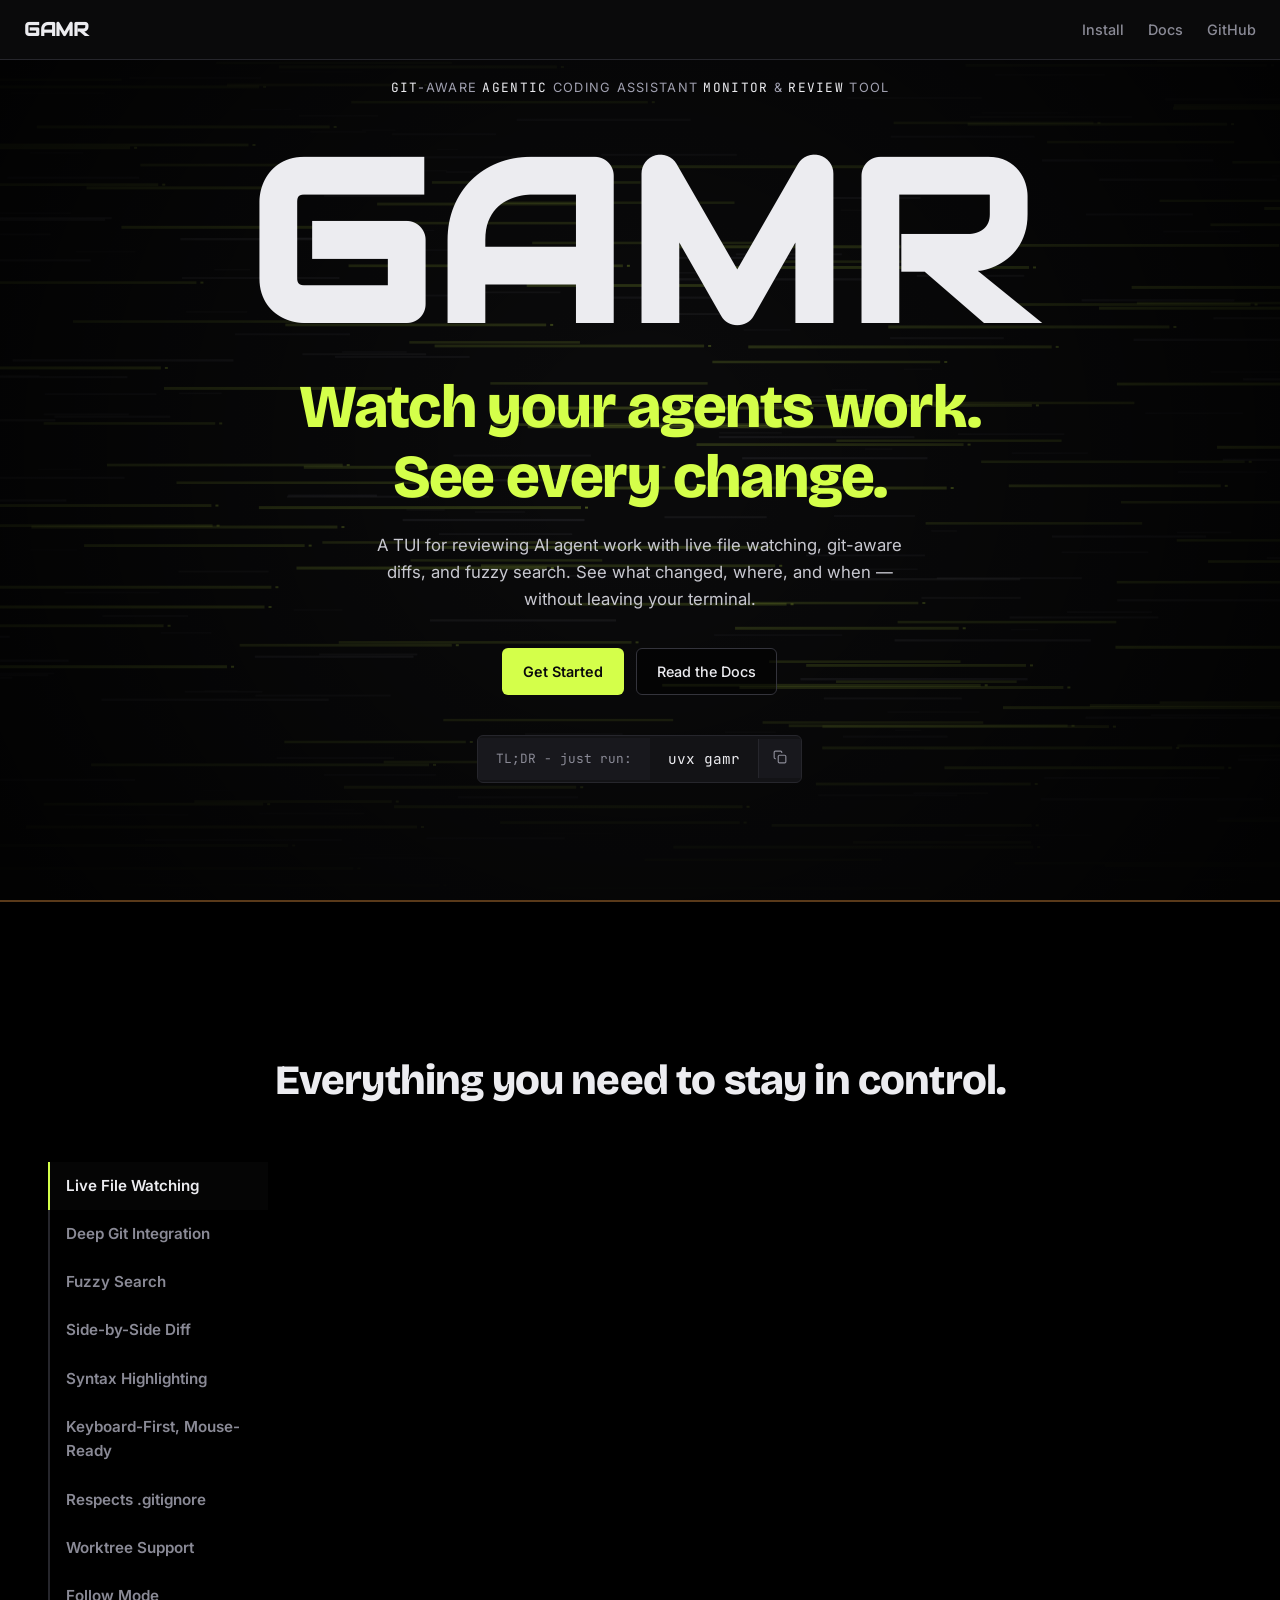
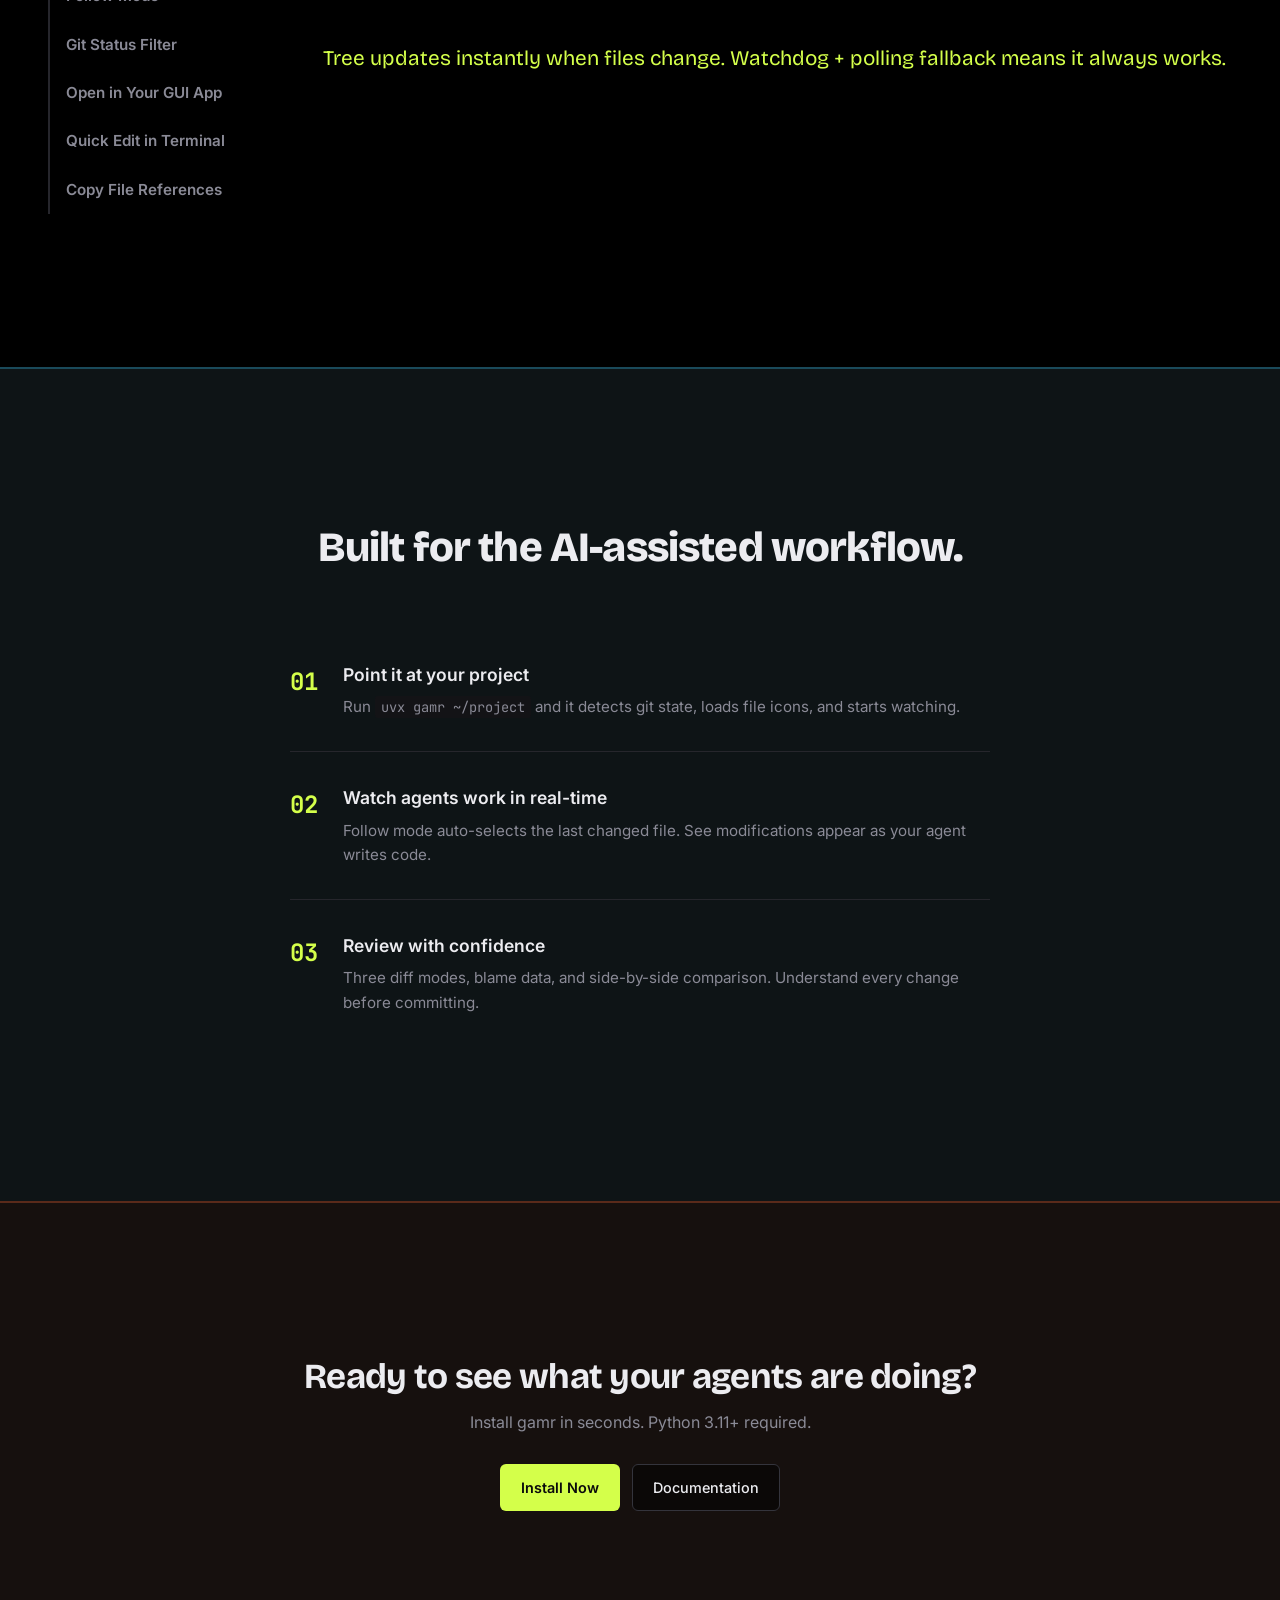
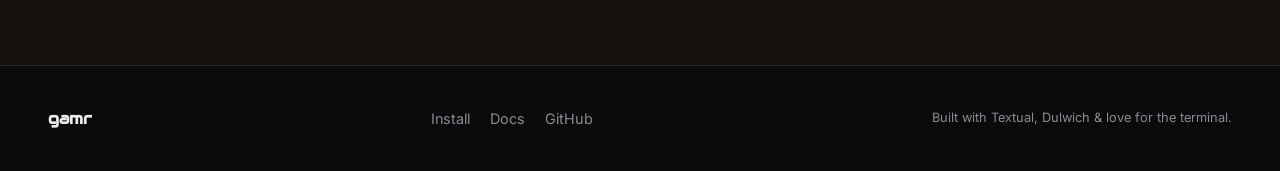
<file: website/index.html>
<!DOCTYPE html>
<html lang="en">
<head>
  <meta charset="UTF-8">
  <meta name="viewport" content="width=device-width, initial-scale=1.0">
  <title>gamr — Git-aware Agent Monitor & Review</title>
  <meta name="description" content="A TUI for reviewing AI agent work with live watching, fuzzy search, and diff preview.">
  <link rel="stylesheet" href="style.css">
  <link rel="preconnect" href="https://fonts.googleapis.com">
  <link rel="preconnect" href="https://fonts.gstatic.com" crossorigin>
  <link href="https://fonts.googleapis.com/css2?family=Audiowide&family=Bricolage+Grotesque:wght@400;700;800&family=Chakra+Petch:wght@700&family=Inter:wght@400;500;600;700;800;900&family=JetBrains+Mono:wght@400;500&display=swap" rel="stylesheet">
</head>
<body>
  <nav class="nav">
    <div class="nav-inner">
      <a href="/" class="nav-logo">GAMR</a>
      <div class="nav-links">
        <a href="/install.html">Install</a>
        <a href="/docs.html">Docs</a>
        <a href="https://github.com/edouardp/gamr" class="nav-github">GitHub</a>
      </div>
    </div>
  </nav>

  <!-- Hero -->
  <section class="hero">
    <canvas class="hero-bg" aria-hidden="true"></canvas>
    <div class="hero-vignette" aria-hidden="true"></div>
    <div class="hero-content">
        <div class="hero-acronym reveal"><span class="white">GIT</span>-AWARE <span class="white">AGENTIC</span> CODING ASSISTANT <span class="white">MONITOR</span> &amp; <span class="white">REVIEW</span> TOOL</div>
      <h1 class="hero-logo reveal">GAMR</h1>
      <p class="hero-headline reveal">Watch your agents work.<br/>See every change.</p>
      <p class="hero-sub">A TUI for reviewing AI agent work with live file watching, git-aware diffs, and fuzzy search. See what changed, where, and when — without leaving your terminal.</p>
      <div class="hero-actions">
        <a href="/install.html" class="btn btn-primary">Get Started</a>
        <a href="/docs.html" class="btn btn-secondary">Read the Docs</a>
      </div>
      <div class="hero-install">
        <span class="hero-install-label">TL;DR - just run:</span>
        <code>uvx gamr</code>
        <button class="hero-install-copy" data-code="uvx gamr" title="Copy">
          <svg width="14" height="14" viewBox="0 0 24 24" fill="none" stroke="currentColor" stroke-width="2"><rect x="9" y="9" width="13" height="13" rx="2"/><path d="M5 15H4a2 2 0 01-2-2V4a2 2 0 012-2h9a2 2 0 012 2v1"/></svg>
        </button>
      </div>
    </div>
  </section>


  <!-- Features -->
  <section class="section features-section">
    <div class="container">
      <h2 class="section-title reveal">Everything you need to stay in control.</h2>
      <div class="features-split">
        <div class="features-list">
          <div class="features-item active" data-feature="0"><h3>Live File Watching</h3></div>
          <div class="features-item" data-feature="1"><h3>Deep Git Integration</h3></div>
          <div class="features-item" data-feature="2"><h3>Fuzzy Search</h3></div>
          <div class="features-item" data-feature="3"><h3>Side-by-Side Diff</h3></div>
          <div class="features-item" data-feature="4"><h3>Syntax Highlighting</h3></div>
          <div class="features-item" data-feature="5"><h3>Keyboard-First, Mouse-Ready</h3></div>
          <div class="features-item" data-feature="6"><h3>Respects .gitignore</h3></div>
          <div class="features-item" data-feature="7"><h3>Worktree Support</h3></div>
          <div class="features-item" data-feature="8"><h3>Follow Mode</h3></div>
          <div class="features-item" data-feature="9"><h3>Git Status Filter</h3></div>
          <div class="features-item" data-feature="10"><h3>Open in Your GUI App</h3></div>
          <div class="features-item" data-feature="11"><h3>Quick Edit in Terminal</h3></div>
          <div class="features-item" data-feature="12"><h3>Copy File References</h3></div>
        </div>
        <div class="features-preview">
          <div class="features-preview-inner">
            <div class="features-media" data-feature="0"><video src="images/file-watching.mp4" autoplay muted loop playsinline></video></div>
            <div class="features-media" data-feature="1" hidden><video src="images/git.mp4" autoplay muted loop playsinline></video></div>
            <div class="features-media" data-feature="2" hidden><video src="images/fuzzy-find.mp4" autoplay muted loop playsinline></video></div>
            <div class="features-media" data-feature="3" hidden><video src="images/side-by-side-diff.mp4" autoplay muted loop playsinline></video></div>
            <div class="features-media" data-feature="4" hidden><video src="images/syntax-highlighting.mp4" autoplay muted loop playsinline></video></div>
            <div class="features-media" data-feature="5" hidden><video src="images/mouse-and-kbd.mp4" autoplay muted loop playsinline></video></div>
            <div class="features-media" data-feature="6" hidden><video src="images/gitignore.mp4" autoplay muted loop playsinline></video></div>
            <div class="features-media" data-feature="7" hidden><video src="images/worktree-support.mp4" autoplay muted loop playsinline></video></div>
            <div class="features-media" data-feature="8" hidden><video src="images/follow-mode.mp4" autoplay muted loop playsinline></video></div>
            <div class="features-media" data-feature="9" hidden><video src="images/git-status-filter.mp4" autoplay muted loop playsinline></video></div>
            <div class="features-media" data-feature="10" hidden><video src="images/open-default-app.mp4" autoplay muted loop playsinline></video></div>
            <div class="features-media" data-feature="11" hidden><video src="images/quick-edit.mp4" autoplay muted playsinline></video></div>
            <div class="features-media" data-feature="12" hidden><video src="images/copy-file-and-line-ref.mp4" autoplay muted loop playsinline></video></div>
          </div>
          <div class="features-desc">
            <p data-feature="0">Tree updates instantly when files change. Watchdog + polling fallback means it always works.</p>
            <p data-feature="1" hidden>Pure Python via Dulwich. Status indicators, three diff modes, blame data, worktree support. No git binary needed.</p>
            <p data-feature="2" hidden>fzf-like filename filtering powered by RapidFuzz. Find any file in milliseconds.</p>
            <p data-feature="3" hidden>Character-level change highlighting with live refresh. Old and new files aligned and syntax-highlighted.</p>
            <p data-feature="4" hidden>Monokai-themed preview with line numbers, scrollable, and inline diff markers with colored backgrounds.</p>
            <p data-feature="5" hidden>Full navigation without a mouse — vim-style bindings, command palette, and desktop-style tree. Plus full mouse support in <a href="https://iterm2.com/">iTerm2</a>, <a href="https://ghostty.org/">Ghostty</a>, <a href="https://sw.kovidgoyal.net/kitty/">Kitty</a>, <a href="https://wezfurlong.org/wezterm/">WezTerm</a>, and <a href="https://github.com/alacritty/alacritty">Alacritty</a>.</p>
            <p data-feature="6" hidden>Your node_modules, build artifacts, and .env files stay hidden. Because you don't need to see 40,000 dependencies.</p>
            <p data-feature="7" hidden>For the people who juggle linked worktrees and bare-repo layouts. You know who you are. It just works.</p>
            <p data-feature="8" hidden>Auto-selects the last changed file so you can watch your agent code in real-time. Yes, it's basically a gimmick. Impress your friends and co-workers!</p>
            <p data-feature="9" hidden>One keypress to hide everything unchanged. See only what your agent actually touched — modified, added, deleted. Cut the noise instantly.</p>
            <p data-feature="10" hidden>Launch any file in your OS default app. Review that README in your favourite markdown editor without leaving the flow.</p>
            <p data-feature="11" hidden>Open any file in your terminal editor for a quick fix. Hello nvim!</p>
            <p data-feature="12" hidden>See something you want to query the agent about? Just select the lines and paste the file reference. <code>src/app.py:81-85</code></p>
          </div>
        </div>
      </div>
    </div>
  </section>

  <!-- How it works -->
  <section class="section how-section">
    <div class="container">
      <h2 class="section-title reveal">Built for the AI-assisted workflow.</h2>
      <div class="how-steps">
        <div class="how-step">
          <div class="how-number">01</div>
          <div class="how-content">
            <h3>Point it at your project</h3>
            <p>Run <code>uvx gamr ~/project</code> and it detects git state, loads file icons, and starts watching.</p>
          </div>
        </div>
        <div class="how-step">
          <div class="how-number">02</div>
          <div class="how-content">
            <h3>Watch agents work in real-time</h3>
            <p>Follow mode auto-selects the last changed file. See modifications appear as your agent writes code.</p>
          </div>
        </div>
        <div class="how-step">
          <div class="how-number">03</div>
          <div class="how-content">
            <h3>Review with confidence</h3>
            <p>Three diff modes, blame data, and side-by-side comparison. Understand every change before committing.</p>
          </div>
        </div>
      </div>
    </div>
  </section>

  <!-- CTA -->
  <section class="section cta-section">
    <div class="container">
      <div class="cta-content">
        <h2 class="section-title reveal">Ready to see what your agents are doing?</h2>
        <p>Install gamr in seconds. Python 3.11+ required.</p>
        <div class="hero-actions">
          <a href="/install.html" class="btn btn-primary">Install Now</a>
          <a href="/docs.html" class="btn btn-secondary">Documentation</a>
        </div>
      </div>
    </div>
  </section>

  <footer class="footer">
    <div class="container">
      <div class="footer-inner">
        <div class="footer-brand">gamr</div>
        <div class="footer-links">
          <a href="/install.html">Install</a>
          <a href="/docs.html">Docs</a>
          <a href="https://github.com/edouardp/gamr">GitHub</a>
        </div>
        <div class="footer-copy">Built with Textual, Dulwich &amp; love for the terminal.</div>
      </div>
    </div>
  </footer>

  <script src="main.js"></script>
</body>
</html>
</file>
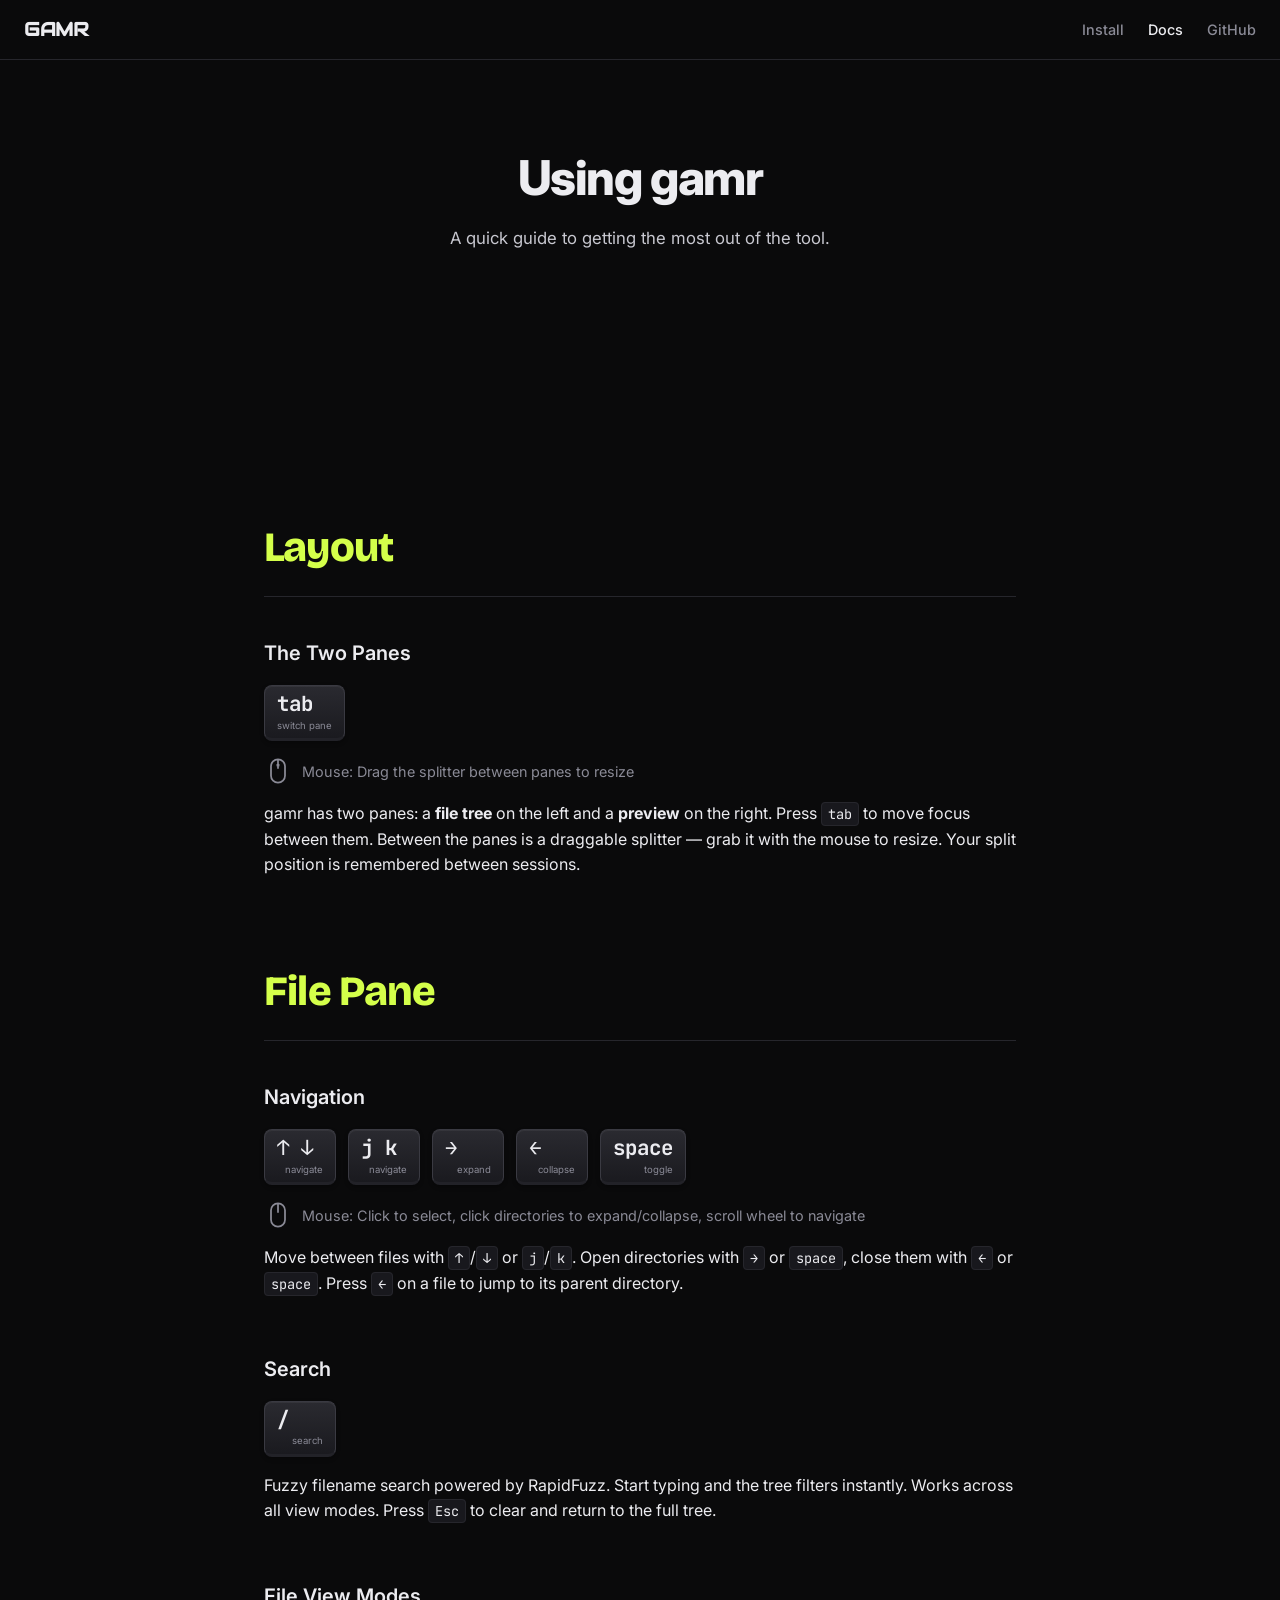
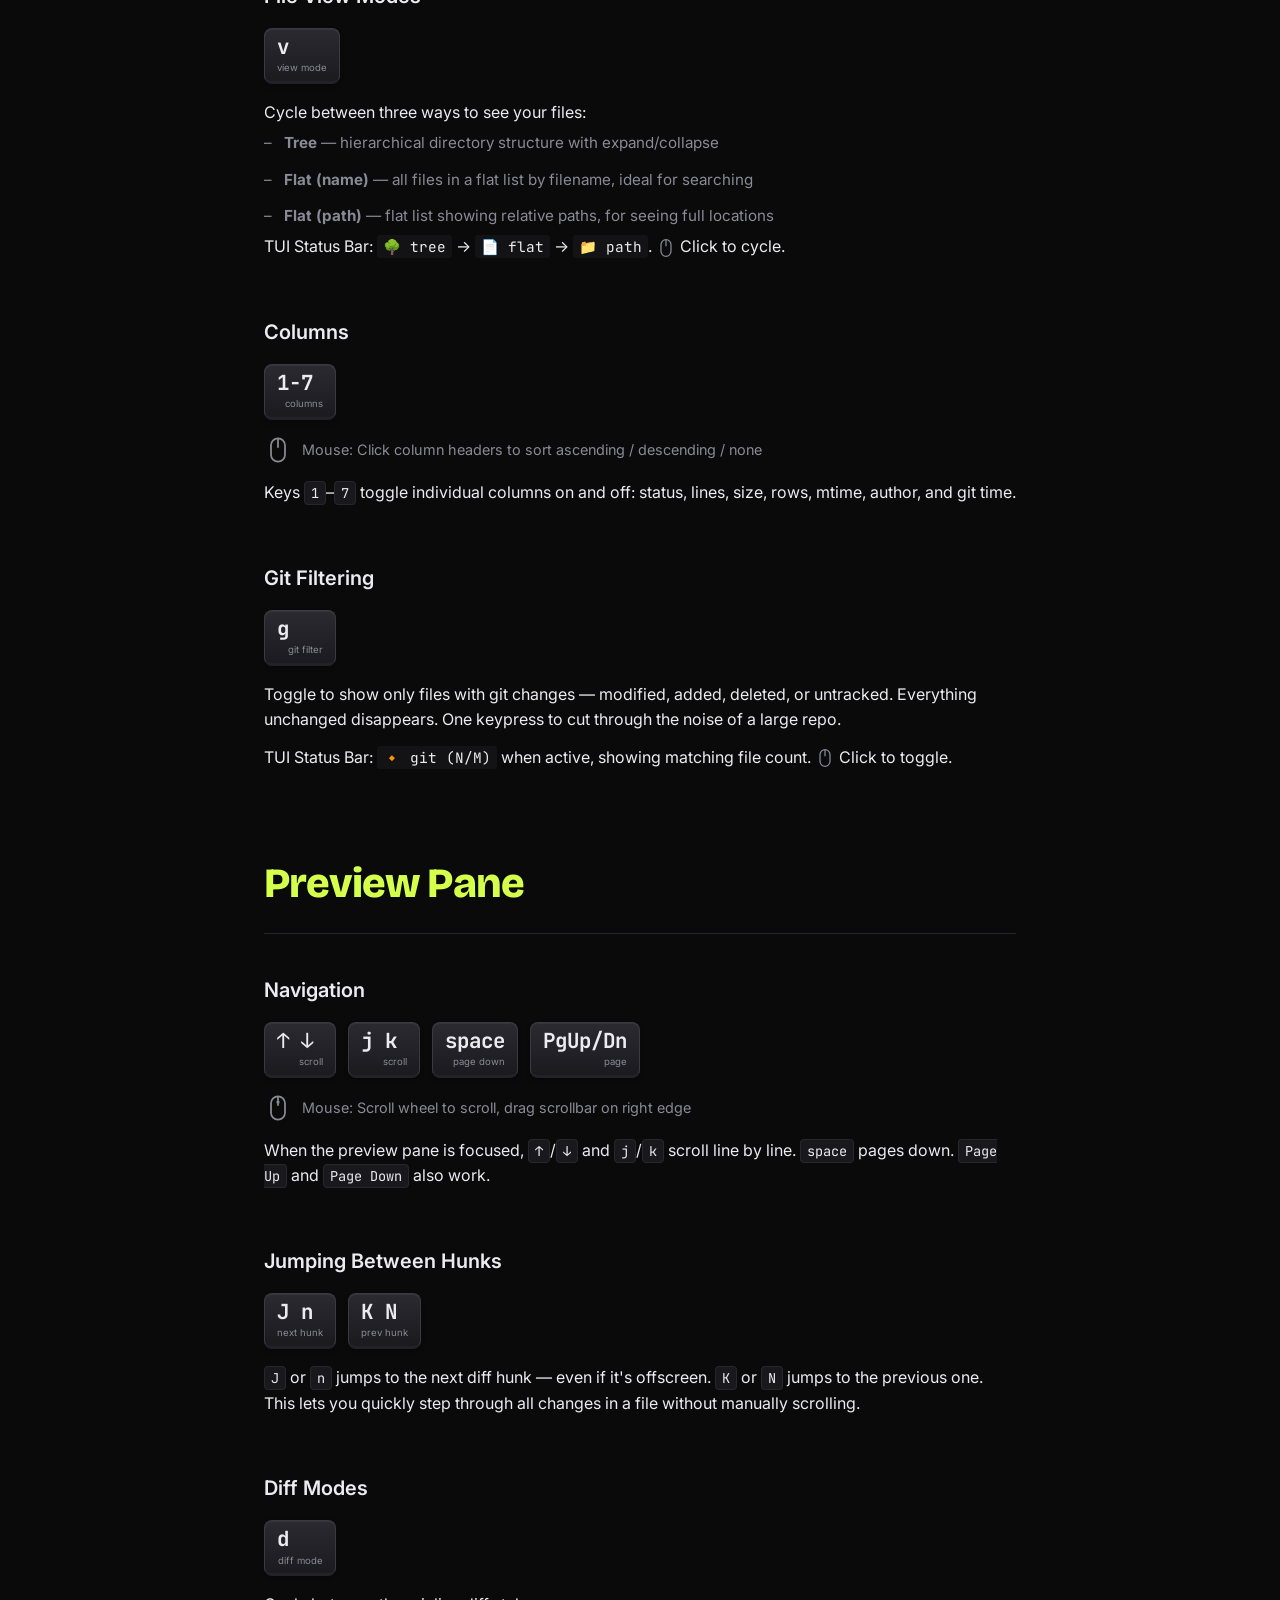
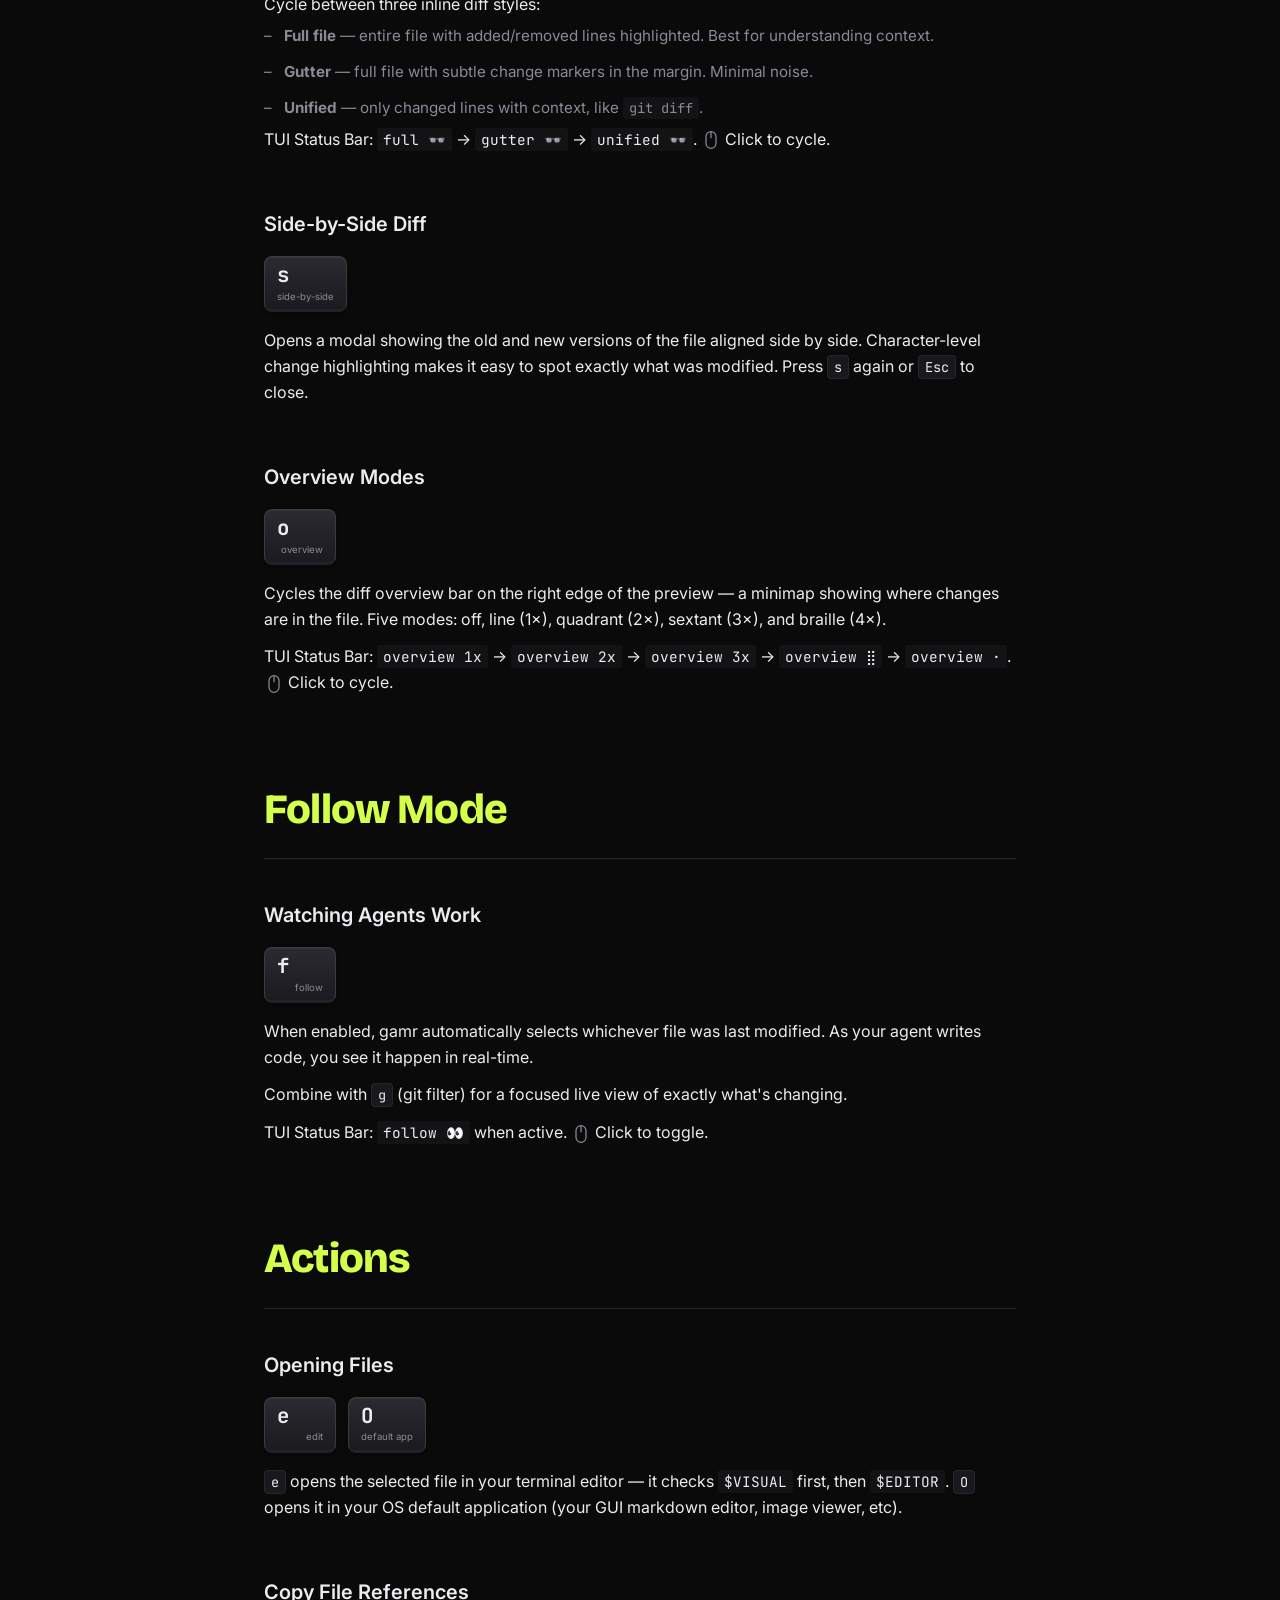
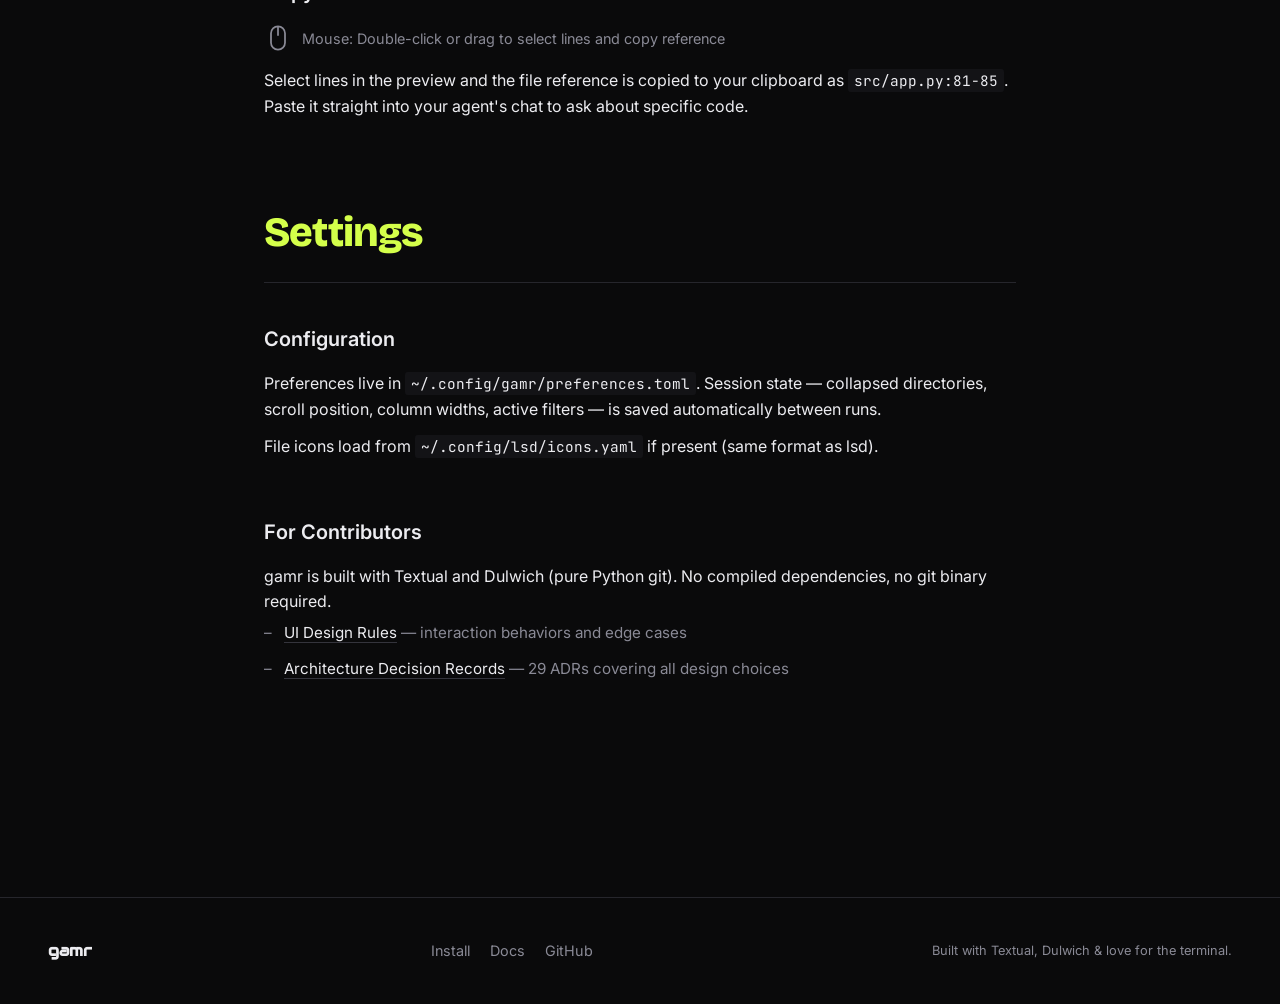
<file: website/docs.html>
<!DOCTYPE html>
<html lang="en">
<head>
  <meta charset="UTF-8">
  <meta name="viewport" content="width=device-width, initial-scale=1.0">
  <title>Docs — gamr</title>
  <meta name="description" content="Learn how to use gamr — navigating files, reviewing diffs, and watching agents work.">
  <link rel="stylesheet" href="style.css">
  <link rel="preconnect" href="https://fonts.googleapis.com">
  <link rel="preconnect" href="https://fonts.gstatic.com" crossorigin>
  <link href="https://fonts.googleapis.com/css2?family=Audiowide&family=Bricolage+Grotesque:wght@700;800&family=Chakra+Petch:wght@700&family=Inter:wght@400;500;600;700;800;900&family=JetBrains+Mono:wght@400;500&display=swap" rel="stylesheet">
</head>
<body>
  <nav class="nav">
    <div class="nav-inner">
      <a href="/" class="nav-logo">GAMR</a>
      <div class="nav-links">
        <a href="/install.html">Install</a>
        <a href="/docs.html" class="active">Docs</a>
        <a href="https://github.com/edouardp/gamr" class="nav-github">GitHub</a>
      </div>
    </div>
  </nav>

  <section class="hero hero-small">
    <div class="hero-content">
      <h1 class="reveal">Using gamr</h1>
      <p class="hero-sub reveal">A quick guide to getting the most out of the tool.</p>
    </div>
  </section>

  <section class="section">
    <div class="container container-narrow">

      <h3 class="docs-section-title">Layout</h3>

      <div class="docs-block">
        <h2>The Two Panes</h2>
        <div class="keycap-row">
          <span class="keycap"><span class="keycap-letter">tab</span><span class="keycap-label">switch pane</span></span>
        </div>
        <div class="mouse-row">
          <svg class="mouse-icon" viewBox="0 0 24 24" fill="none" stroke="currentColor" stroke-width="1.5"><rect x="6" y="2" width="12" height="20" rx="6"/><line x1="12" y1="2" x2="12" y2="10"/><line x1="12" y1="6" x2="12" y2="8" stroke-width="2.5"/></svg>
          <span>Mouse: Drag the splitter between panes to resize</span>
        </div>
        <p>gamr has two panes: a <strong>file tree</strong> on the left and a <strong>preview</strong> on the right. Press <kbd>tab</kbd> to move focus between them. Between the panes is a draggable splitter — grab it with the mouse to resize. Your split position is remembered between sessions.</p>
      </div>

      <h3 class="docs-section-title">File Pane</h3>

      <div class="docs-block">
        <h2>Navigation</h2>
        <div class="keycap-row">
          <span class="keycap"><span class="keycap-letter">↑ ↓</span><span class="keycap-label">navigate</span></span>
          <span class="keycap"><span class="keycap-letter">j k</span><span class="keycap-label">navigate</span></span>
          <span class="keycap"><span class="keycap-letter">→</span><span class="keycap-label">expand</span></span>
          <span class="keycap"><span class="keycap-letter">←</span><span class="keycap-label">collapse</span></span>
          <span class="keycap"><span class="keycap-letter">space</span><span class="keycap-label">toggle</span></span>
        </div>
        <div class="mouse-row">
          <svg class="mouse-icon" viewBox="0 0 24 24" fill="none" stroke="currentColor" stroke-width="1.5"><rect x="6" y="2" width="12" height="20" rx="6"/><line x1="12" y1="2" x2="12" y2="10"/></svg>
          <span>Mouse: Click to select, click directories to expand/collapse, scroll wheel to navigate</span>
        </div>
        <p>Move between files with <kbd>↑</kbd>/<kbd>↓</kbd> or <kbd>j</kbd>/<kbd>k</kbd>. Open directories with <kbd>→</kbd> or <kbd>space</kbd>, close them with <kbd>←</kbd> or <kbd>space</kbd>. Press <kbd>←</kbd> on a file to jump to its parent directory.</p>
      </div>

      <div class="docs-block">
        <h2>Search</h2>
        <div class="keycap-row">
          <span class="keycap"><span class="keycap-letter">/</span><span class="keycap-label">search</span></span>
        </div>
        <p>Fuzzy filename search powered by RapidFuzz. Start typing and the tree filters instantly. Works across all view modes. Press <kbd>Esc</kbd> to clear and return to the full tree.</p>
      </div>

      <div class="docs-block">
        <h2>File View Modes</h2>
        <div class="keycap-row">
          <span class="keycap"><span class="keycap-letter">v</span><span class="keycap-label">view mode</span></span>
        </div>
        <p>Cycle between three ways to see your files:</p>
        <ul class="install-list">
          <li><strong>Tree</strong> — hierarchical directory structure with expand/collapse</li>
          <li><strong>Flat (name)</strong> — all files in a flat list by filename, ideal for searching</li>
          <li><strong>Flat (path)</strong> — flat list showing relative paths, for seeing full locations</li>
        </ul>
        <p>TUI Status Bar: <code>🌳 tree</code> → <code>📄 flat</code> → <code>📁 path</code>. <svg class="mouse-icon-inline" viewBox="0 0 24 24" fill="none" stroke="currentColor" stroke-width="1.5"><rect x="6" y="2" width="12" height="20" rx="6"/><line x1="12" y1="2" x2="12" y2="10"/></svg> Click to cycle.</p>
      </div>

      <div class="docs-block">
        <h2>Columns</h2>
        <div class="keycap-row">
          <span class="keycap"><span class="keycap-letter">1-7</span><span class="keycap-label">columns</span></span>
        </div>
        <div class="mouse-row">
          <svg class="mouse-icon" viewBox="0 0 24 24" fill="none" stroke="currentColor" stroke-width="1.5"><rect x="6" y="2" width="12" height="20" rx="6"/><line x1="12" y1="2" x2="12" y2="10"/></svg>
          <span>Mouse: Click column headers to sort ascending / descending / none</span>
        </div>
        <p>Keys <kbd>1</kbd>–<kbd>7</kbd> toggle individual columns on and off: status, lines, size, rows, mtime, author, and git time.</p>
      </div>

      <div class="docs-block">
        <h2>Git Filtering</h2>
        <div class="keycap-row">
          <span class="keycap"><span class="keycap-letter">g</span><span class="keycap-label">git filter</span></span>
        </div>
        <p>Toggle to show only files with git changes — modified, added, deleted, or untracked. Everything unchanged disappears. One keypress to cut through the noise of a large repo.</p>
        <p>TUI Status Bar: <code>🔸 git (N/M)</code> when active, showing matching file count. <svg class="mouse-icon-inline" viewBox="0 0 24 24" fill="none" stroke="currentColor" stroke-width="1.5"><rect x="6" y="2" width="12" height="20" rx="6"/><line x1="12" y1="2" x2="12" y2="10"/></svg> Click to toggle.</p>
      </div>

      <h3 class="docs-section-title">Preview Pane</h3>

      <div class="docs-block">
        <h2>Navigation</h2>
        <div class="keycap-row">
          <span class="keycap"><span class="keycap-letter">↑ ↓</span><span class="keycap-label">scroll</span></span>
          <span class="keycap"><span class="keycap-letter">j k</span><span class="keycap-label">scroll</span></span>
          <span class="keycap"><span class="keycap-letter">space</span><span class="keycap-label">page down</span></span>
          <span class="keycap"><span class="keycap-letter">PgUp/Dn</span><span class="keycap-label">page</span></span>
        </div>
        <div class="mouse-row">
          <svg class="mouse-icon" viewBox="0 0 24 24" fill="none" stroke="currentColor" stroke-width="1.5"><rect x="6" y="2" width="12" height="20" rx="6"/><line x1="12" y1="2" x2="12" y2="10"/><line x1="12" y1="6" x2="12" y2="8" stroke-width="2.5"/></svg>
          <span>Mouse: Scroll wheel to scroll, drag scrollbar on right edge</span>
        </div>
        <p>When the preview pane is focused, <kbd>↑</kbd>/<kbd>↓</kbd> and <kbd>j</kbd>/<kbd>k</kbd> scroll line by line. <kbd>space</kbd> pages down. <kbd>Page Up</kbd> and <kbd>Page Down</kbd> also work.</p>
      </div>

      <div class="docs-block">
        <h2>Jumping Between Hunks</h2>
        <div class="keycap-row">
          <span class="keycap"><span class="keycap-letter">J n</span><span class="keycap-label">next hunk</span></span>
          <span class="keycap"><span class="keycap-letter">K N</span><span class="keycap-label">prev hunk</span></span>
        </div>
        <p><kbd>J</kbd> or <kbd>n</kbd> jumps to the next diff hunk — even if it's offscreen. <kbd>K</kbd> or <kbd>N</kbd> jumps to the previous one. This lets you quickly step through all changes in a file without manually scrolling.</p>
      </div>

      <div class="docs-block">
        <h2>Diff Modes</h2>
        <div class="keycap-row">
          <span class="keycap"><span class="keycap-letter">d</span><span class="keycap-label">diff mode</span></span>
        </div>
        <p>Cycle between three inline diff styles:</p>
        <ul class="install-list">
          <li><strong>Full file</strong> — entire file with added/removed lines highlighted. Best for understanding context.</li>
          <li><strong>Gutter</strong> — full file with subtle change markers in the margin. Minimal noise.</li>
          <li><strong>Unified</strong> — only changed lines with context, like <code>git diff</code>.</li>
        </ul>
        <p>TUI Status Bar: <code>full 👓</code> → <code>gutter 👓</code> → <code>unified 👓</code>. <svg class="mouse-icon-inline" viewBox="0 0 24 24" fill="none" stroke="currentColor" stroke-width="1.5"><rect x="6" y="2" width="12" height="20" rx="6"/><line x1="12" y1="2" x2="12" y2="10"/></svg> Click to cycle.</p>
      </div>

      <div class="docs-block">
        <h2>Side-by-Side Diff</h2>
        <div class="keycap-row">
          <span class="keycap"><span class="keycap-letter">s</span><span class="keycap-label">side-by-side</span></span>
        </div>
        <p>Opens a modal showing the old and new versions of the file aligned side by side. Character-level change highlighting makes it easy to spot exactly what was modified. Press <kbd>s</kbd> again or <kbd>Esc</kbd> to close.</p>
      </div>

      <div class="docs-block">
        <h2>Overview Modes</h2>
        <div class="keycap-row">
          <span class="keycap"><span class="keycap-letter">o</span><span class="keycap-label">overview</span></span>
        </div>
        <p>Cycles the diff overview bar on the right edge of the preview — a minimap showing where changes are in the file. Five modes: off, line (1×), quadrant (2×), sextant (3×), and braille (4×).</p>
        <p>TUI Status Bar: <code>overview 1x</code> → <code>overview 2x</code> → <code>overview 3x</code> → <code>overview ⣿</code> → <code>overview ·</code>. <svg class="mouse-icon-inline" viewBox="0 0 24 24" fill="none" stroke="currentColor" stroke-width="1.5"><rect x="6" y="2" width="12" height="20" rx="6"/><line x1="12" y1="2" x2="12" y2="10"/></svg> Click to cycle.</p>
      </div>

      <h3 class="docs-section-title">Follow Mode</h3>

      <div class="docs-block">
        <h2>Watching Agents Work</h2>
        <div class="keycap-row">
          <span class="keycap"><span class="keycap-letter">f</span><span class="keycap-label">follow</span></span>
        </div>
        <p>When enabled, gamr automatically selects whichever file was last modified. As your agent writes code, you see it happen in real-time.</p>
        <p>Combine with <kbd>g</kbd> (git filter) for a focused live view of exactly what's changing.</p>
        <p>TUI Status Bar: <code>follow 👀</code> when active. <svg class="mouse-icon-inline" viewBox="0 0 24 24" fill="none" stroke="currentColor" stroke-width="1.5"><rect x="6" y="2" width="12" height="20" rx="6"/><line x1="12" y1="2" x2="12" y2="10"/></svg> Click to toggle.</p>
      </div>

      <h3 class="docs-section-title">Actions</h3>

      <div class="docs-block">
        <h2>Opening Files</h2>
        <div class="keycap-row">
          <span class="keycap"><span class="keycap-letter">e</span><span class="keycap-label">edit</span></span>
          <span class="keycap"><span class="keycap-letter">O</span><span class="keycap-label">default app</span></span>
        </div>
        <p><kbd>e</kbd> opens the selected file in your terminal editor — it checks <code>$VISUAL</code> first, then <code>$EDITOR</code>. <kbd>O</kbd> opens it in your OS default application (your GUI markdown editor, image viewer, etc).</p>
      </div>

      <div class="docs-block">
        <h2>Copy File References</h2>
        <div class="mouse-row">
          <svg class="mouse-icon" viewBox="0 0 24 24" fill="none" stroke="currentColor" stroke-width="1.5"><rect x="6" y="2" width="12" height="20" rx="6"/><line x1="12" y1="2" x2="12" y2="10"/></svg>
          <span>Mouse: Double-click or drag to select lines and copy reference</span>
        </div>
        <p>Select lines in the preview and the file reference is copied to your clipboard as <code>src/app.py:81-85</code>. Paste it straight into your agent's chat to ask about specific code.</p>
      </div>

      <h3 class="docs-section-title">Settings</h3>

      <div class="docs-block">
        <h2>Configuration</h2>
        <p>Preferences live in <code>~/.config/gamr/preferences.toml</code>. Session state — collapsed directories, scroll position, column widths, active filters — is saved automatically between runs.</p>
        <p>File icons load from <code>~/.config/lsd/icons.yaml</code> if present (same format as <a href="https://github.com/lsd-rs/lsd">lsd</a>).</p>
      </div>

      <div class="docs-block">
        <h2>For Contributors</h2>
        <p>gamr is built with <a href="https://textual.textualize.io/">Textual</a> and <a href="https://dulwich.io/">Dulwich</a> (pure Python git). No compiled dependencies, no git binary required.</p>
        <ul class="install-list">
          <li><a href="https://github.com/edouardp/gamr/blob/main/docs/UI_DESIGN.md">UI Design Rules</a> — interaction behaviors and edge cases</li>
          <li><a href="https://github.com/edouardp/gamr/blob/main/docs/adrs/README.md">Architecture Decision Records</a> — 29 ADRs covering all design choices</li>
        </ul>
      </div>

    </div>
  </section>

  <footer class="footer">
    <div class="container">
      <div class="footer-inner">
        <div class="footer-brand">gamr</div>
        <div class="footer-links">
          <a href="/install.html">Install</a>
          <a href="/docs.html">Docs</a>
          <a href="https://github.com/edouardp/gamr">GitHub</a>
        </div>
        <div class="footer-copy">Built with Textual, Dulwich & love for the terminal.</div>
      </div>
    </div>
  </footer>

  <script src="main.js"></script>
</body>
</html>
</file>
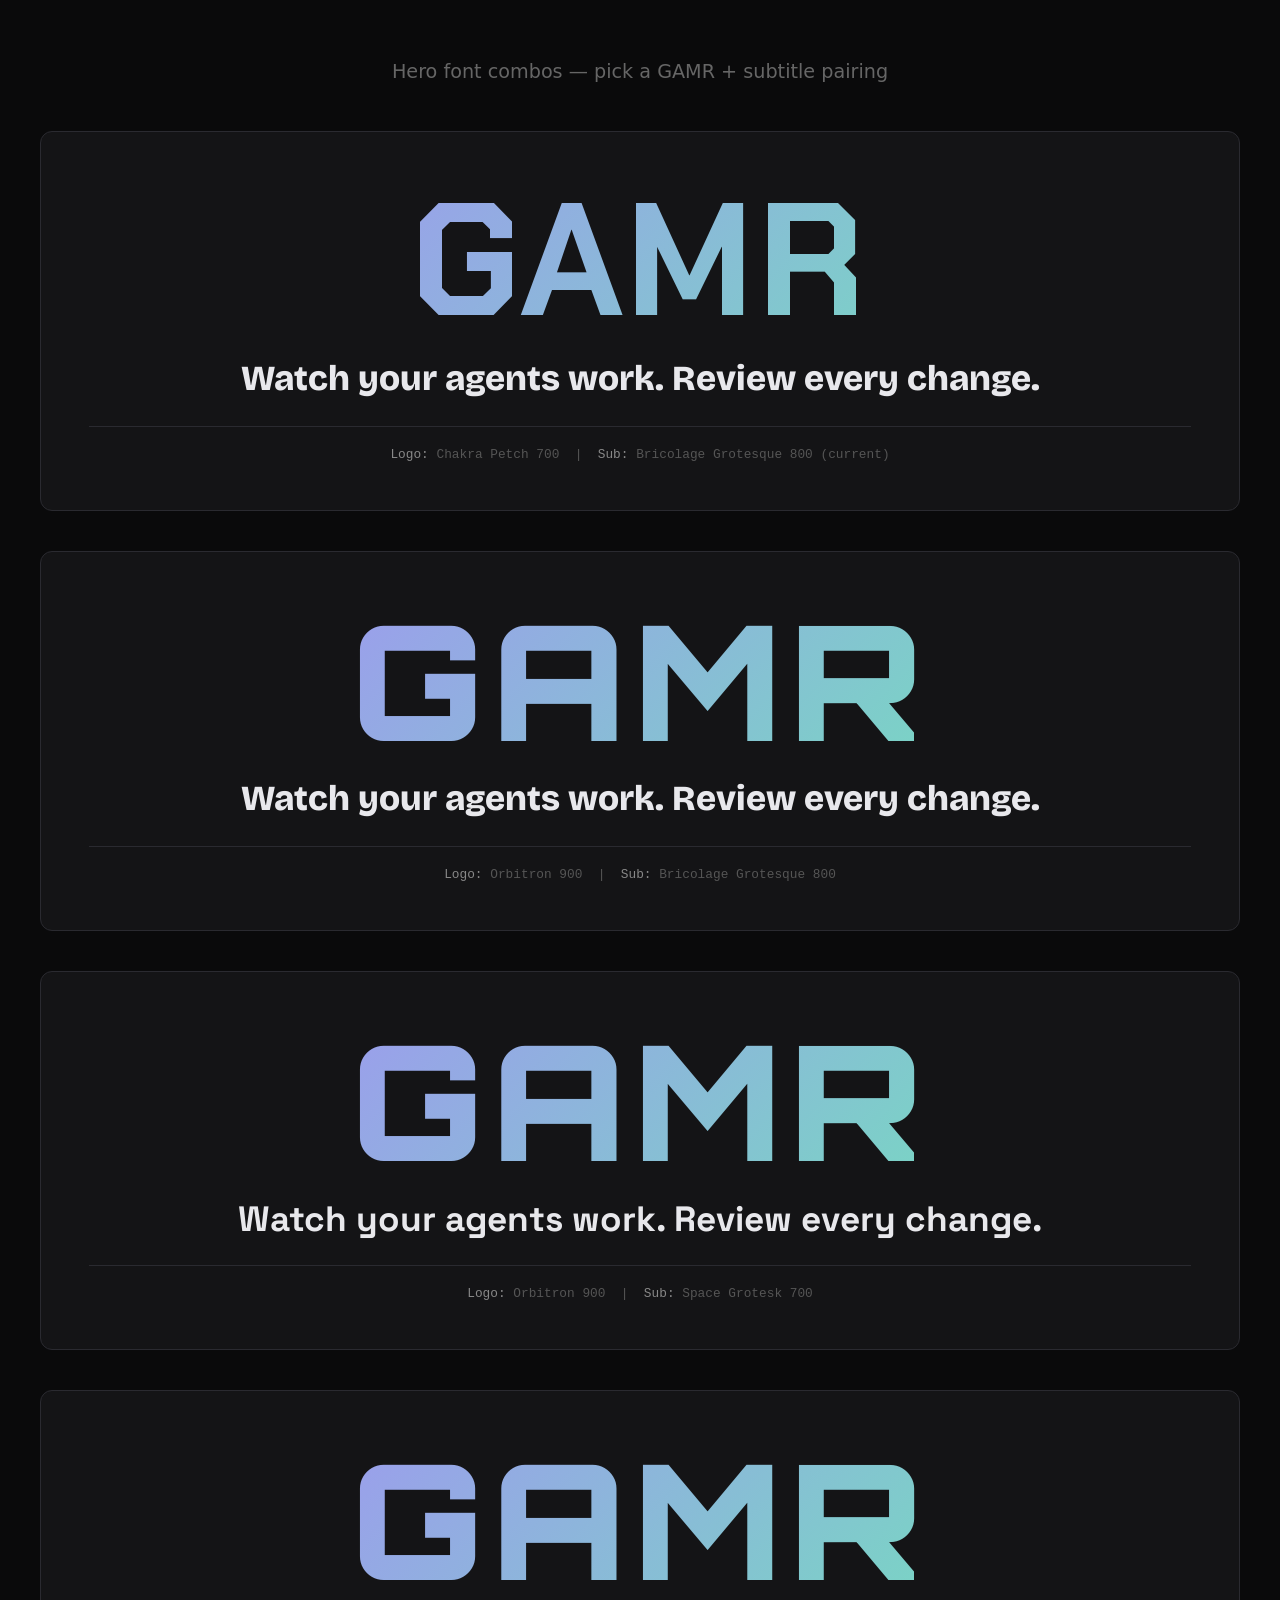
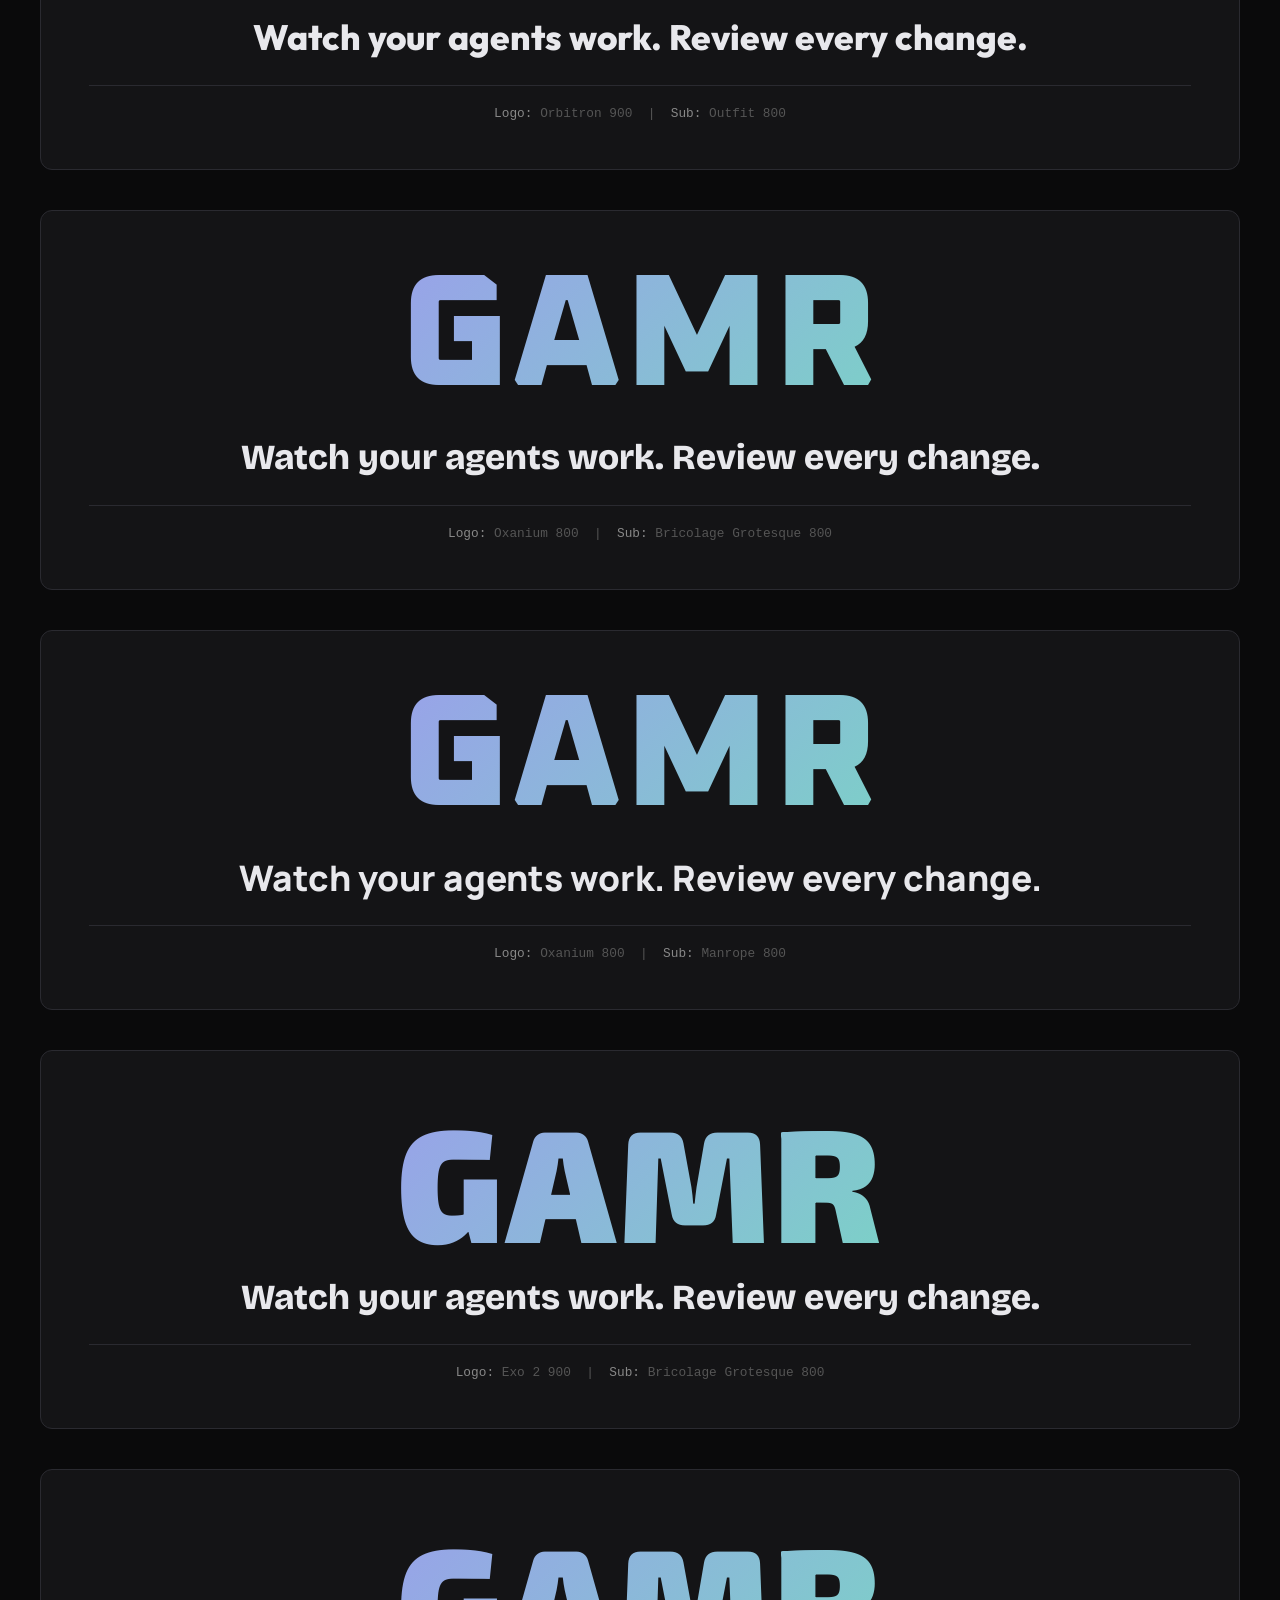
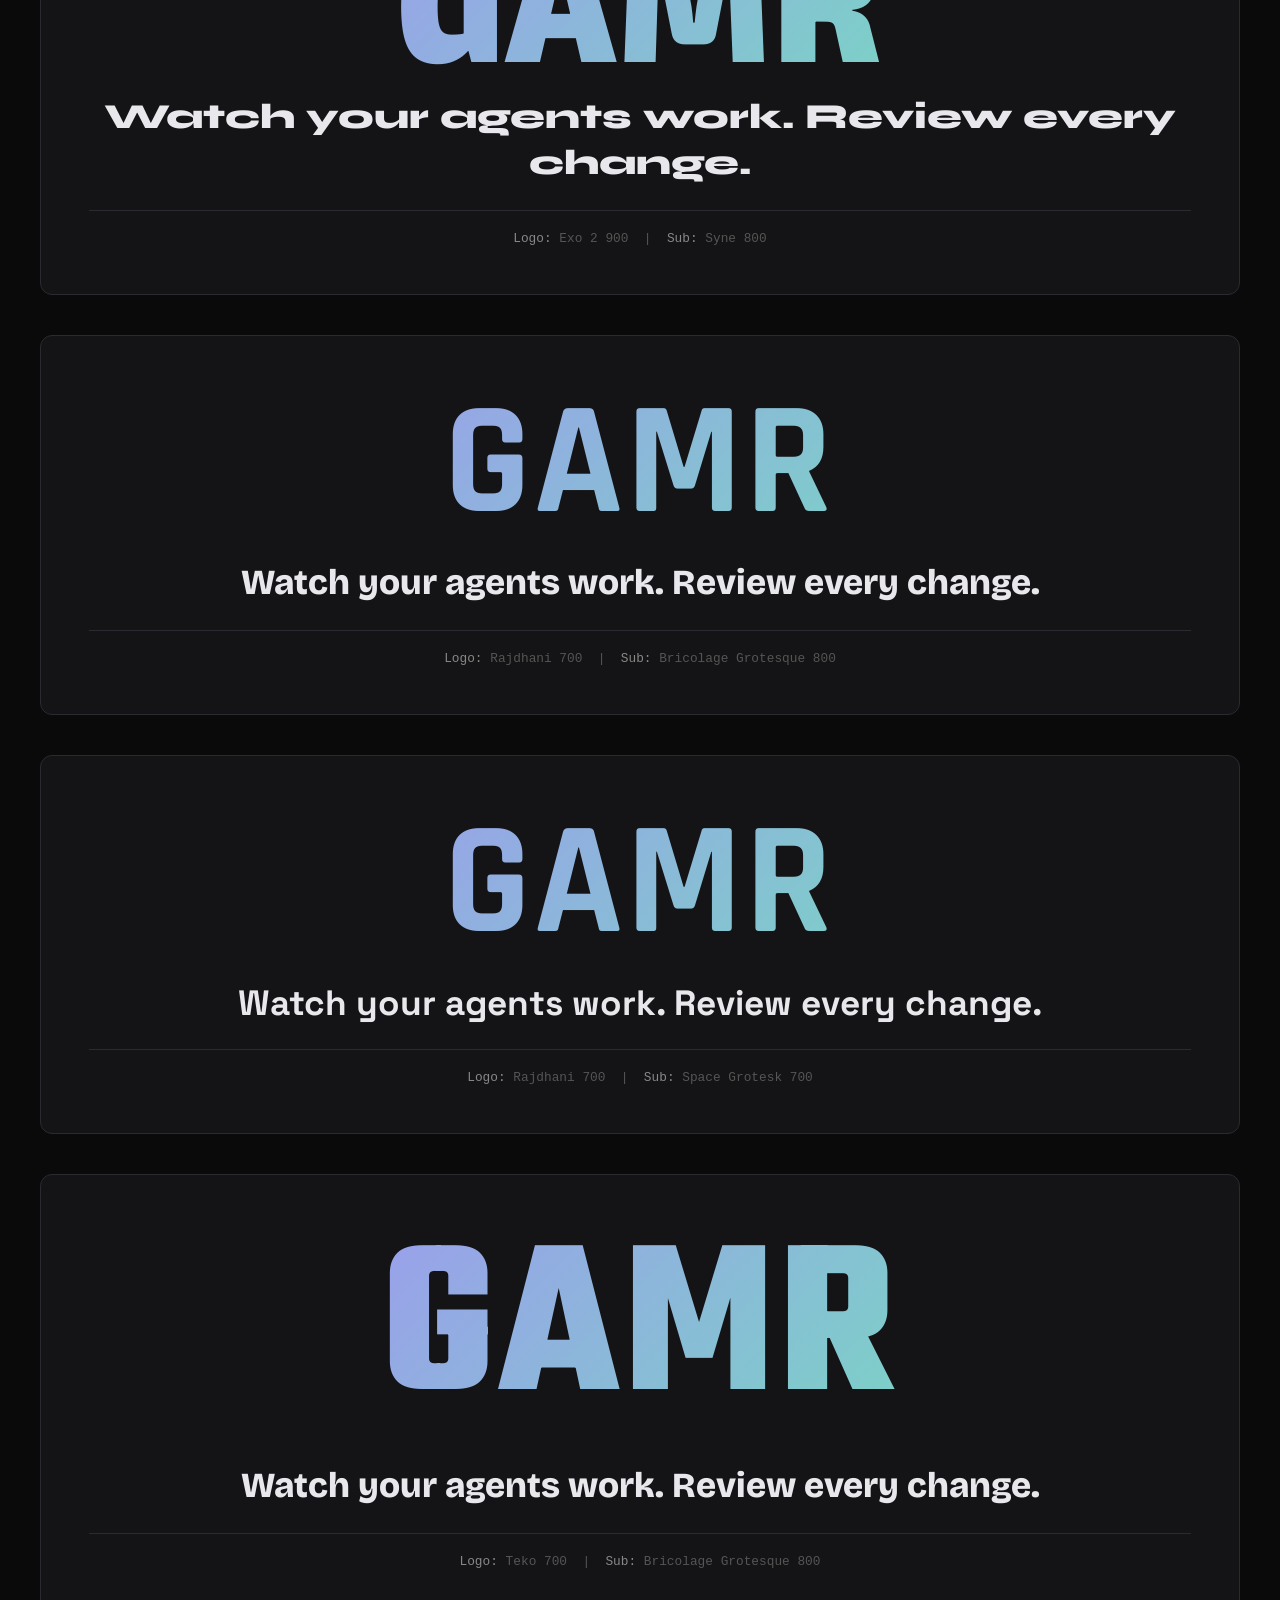
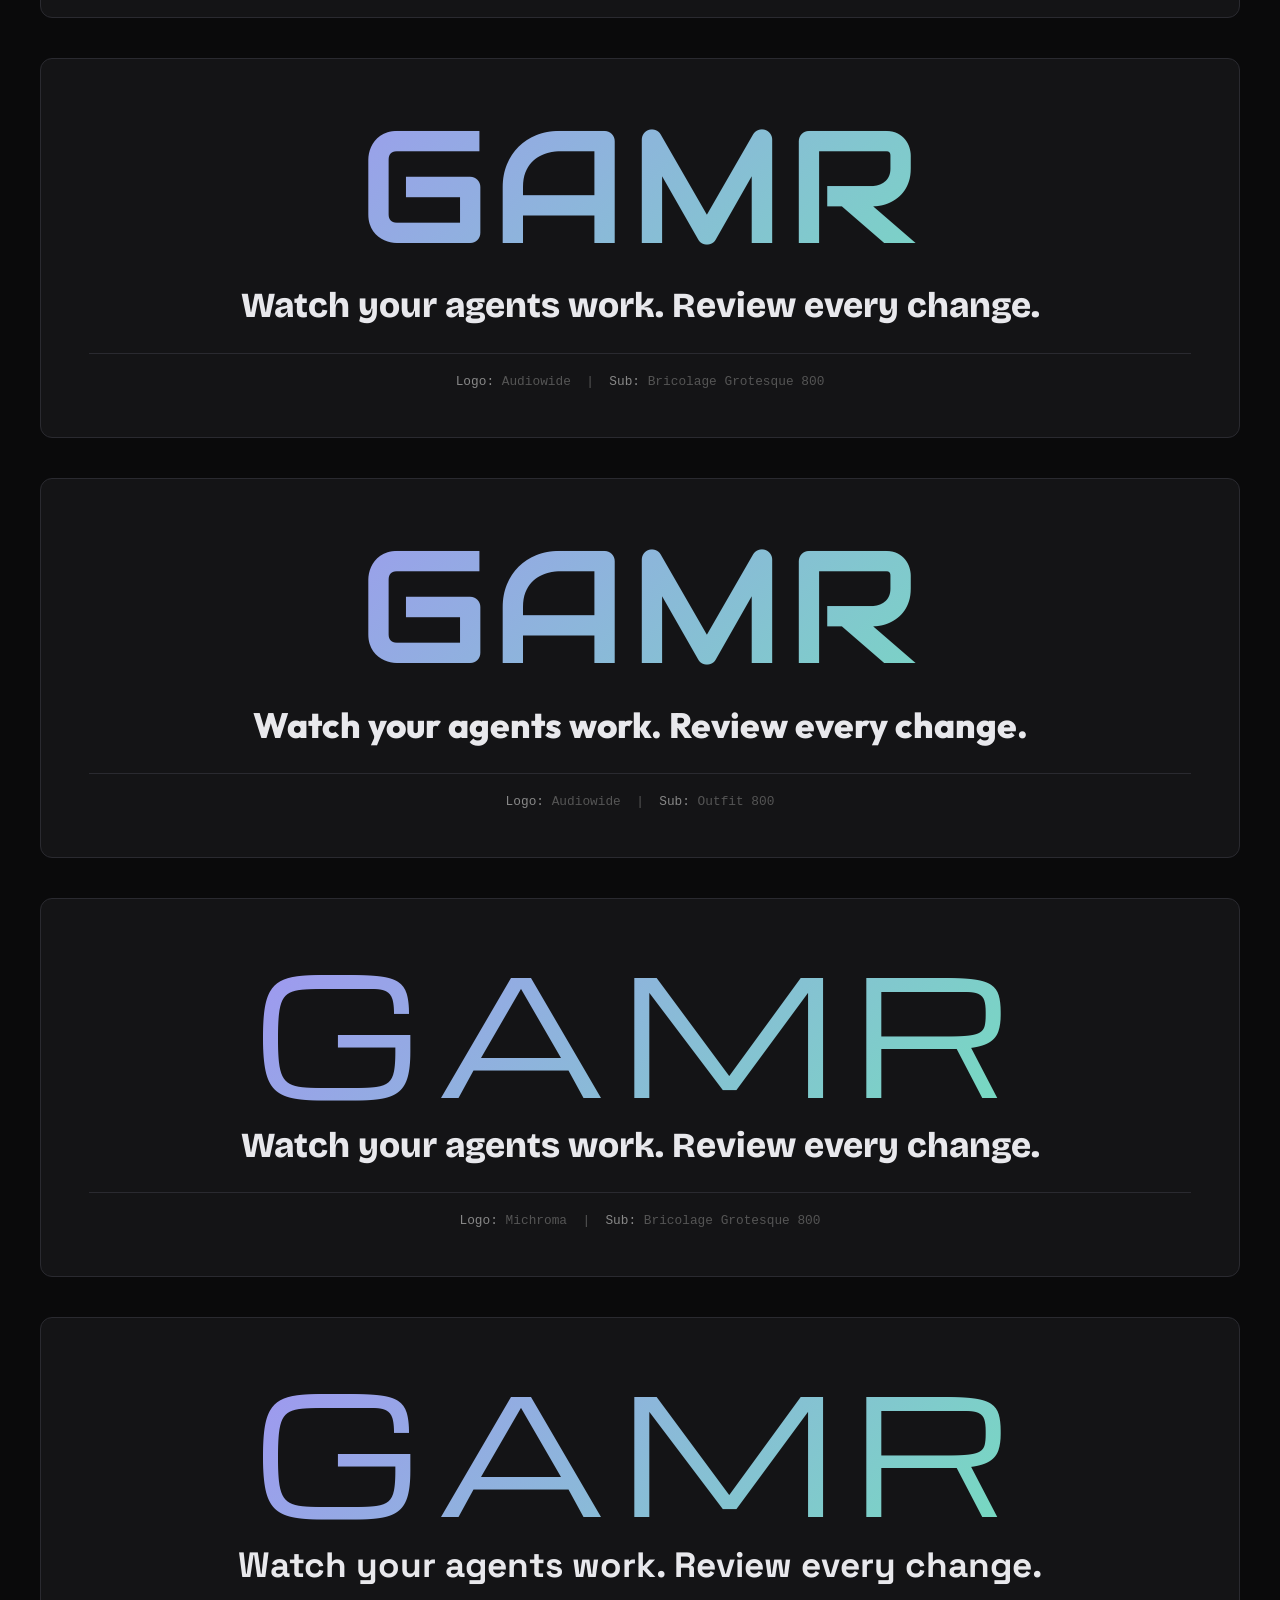
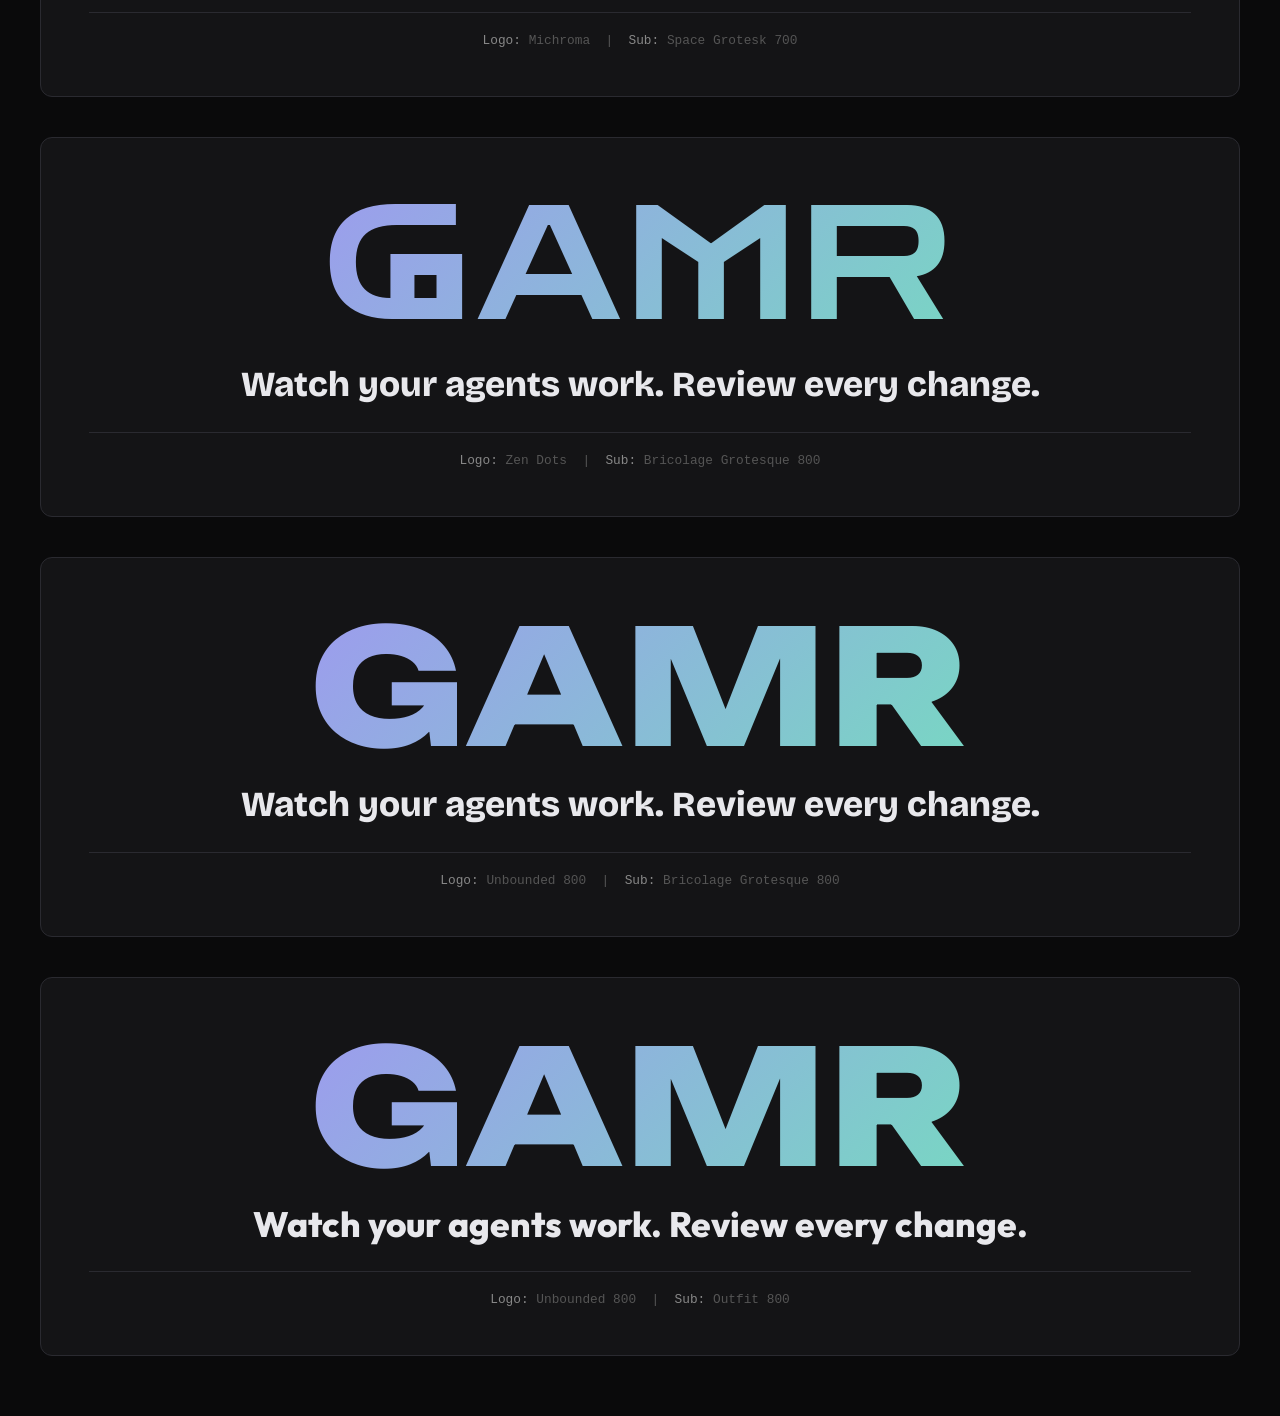
<file: website/fonts.html>
<!DOCTYPE html>
<html lang="en">
<head>
  <meta charset="UTF-8">
  <meta name="viewport" content="width=device-width, initial-scale=1.0">
  <title>Font Combos — gamr</title>
  <link rel="preconnect" href="https://fonts.googleapis.com">
  <link rel="preconnect" href="https://fonts.gstatic.com" crossorigin>
  <link href="https://fonts.googleapis.com/css2?family=Chakra+Petch:wght@700&family=Rajdhani:wght@700&family=Exo+2:wght@900&family=Orbitron:wght@900&family=Oxanium:wght@800&family=Teko:wght@700&family=Audiowide&family=Michroma&family=Zen+Dots&family=Bricolage+Grotesque:wght@800&family=Space+Grotesk:wght@700&family=Syne:wght@800&family=Outfit:wght@800&family=Unbounded:wght@800&family=Manrope:wght@800&display=swap" rel="stylesheet">
  <style>
    * { margin: 0; padding: 0; box-sizing: border-box; }
    body { background: #0a0a0b; color: #e8e8ec; font-family: system-ui; padding: 60px 24px; }
    h1 { font-size: 1.2rem; text-align: center; margin-bottom: 48px; color: #666; font-weight: 400; }
    .grid { max-width: 1200px; margin: 0 auto; display: grid; gap: 40px; }
    .option { padding: 48px; border: 1px solid #2a2a30; border-radius: 12px; background: #141416; text-align: center; }
    .logo { font-size: clamp(5rem, 14vw, 10rem); line-height: 1; letter-spacing: 0.02em; margin-bottom: 16px; background: linear-gradient(135deg, #a78bfa, #6ee7b7); -webkit-background-clip: text; -webkit-text-fill-color: transparent; background-clip: text; }
    .sub { font-size: clamp(1.4rem, 3vw, 2.2rem); color: #e8e8ec; line-height: 1.3; }
    .label { font-family: monospace; font-size: 0.8rem; color: #555; margin-top: 24px; padding-top: 20px; border-top: 1px solid #2a2a30; }
    .label span { color: #888; }
  </style>
</head>
<body>
  <h1>Hero font combos — pick a GAMR + subtitle pairing</h1>
  <div class="grid">

    <div class="option">
      <div class="logo" style="font-family:'Chakra Petch';font-weight:700">GAMR</div>
      <div class="sub" style="font-family:'Bricolage Grotesque';font-weight:800">Watch your agents work. Review every change.</div>
      <div class="label"><span>Logo:</span> Chakra Petch 700 &nbsp;|&nbsp; <span>Sub:</span> Bricolage Grotesque 800 (current)</div>
    </div>

    <div class="option">
      <div class="logo" style="font-family:'Orbitron';font-weight:900;letter-spacing:0.05em">GAMR</div>
      <div class="sub" style="font-family:'Bricolage Grotesque';font-weight:800">Watch your agents work. Review every change.</div>
      <div class="label"><span>Logo:</span> Orbitron 900 &nbsp;|&nbsp; <span>Sub:</span> Bricolage Grotesque 800</div>
    </div>

    <div class="option">
      <div class="logo" style="font-family:'Orbitron';font-weight:900;letter-spacing:0.05em">GAMR</div>
      <div class="sub" style="font-family:'Space Grotesk';font-weight:700">Watch your agents work. Review every change.</div>
      <div class="label"><span>Logo:</span> Orbitron 900 &nbsp;|&nbsp; <span>Sub:</span> Space Grotesk 700</div>
    </div>

    <div class="option">
      <div class="logo" style="font-family:'Orbitron';font-weight:900;letter-spacing:0.05em">GAMR</div>
      <div class="sub" style="font-family:'Outfit';font-weight:800">Watch your agents work. Review every change.</div>
      <div class="label"><span>Logo:</span> Orbitron 900 &nbsp;|&nbsp; <span>Sub:</span> Outfit 800</div>
    </div>

    <div class="option">
      <div class="logo" style="font-family:'Oxanium';font-weight:800">GAMR</div>
      <div class="sub" style="font-family:'Bricolage Grotesque';font-weight:800">Watch your agents work. Review every change.</div>
      <div class="label"><span>Logo:</span> Oxanium 800 &nbsp;|&nbsp; <span>Sub:</span> Bricolage Grotesque 800</div>
    </div>

    <div class="option">
      <div class="logo" style="font-family:'Oxanium';font-weight:800">GAMR</div>
      <div class="sub" style="font-family:'Manrope';font-weight:800">Watch your agents work. Review every change.</div>
      <div class="label"><span>Logo:</span> Oxanium 800 &nbsp;|&nbsp; <span>Sub:</span> Manrope 800</div>
    </div>

    <div class="option">
      <div class="logo" style="font-family:'Exo 2';font-weight:900">GAMR</div>
      <div class="sub" style="font-family:'Bricolage Grotesque';font-weight:800">Watch your agents work. Review every change.</div>
      <div class="label"><span>Logo:</span> Exo 2 900 &nbsp;|&nbsp; <span>Sub:</span> Bricolage Grotesque 800</div>
    </div>

    <div class="option">
      <div class="logo" style="font-family:'Exo 2';font-weight:900">GAMR</div>
      <div class="sub" style="font-family:'Syne';font-weight:800">Watch your agents work. Review every change.</div>
      <div class="label"><span>Logo:</span> Exo 2 900 &nbsp;|&nbsp; <span>Sub:</span> Syne 800</div>
    </div>

    <div class="option">
      <div class="logo" style="font-family:'Rajdhani';font-weight:700">GAMR</div>
      <div class="sub" style="font-family:'Bricolage Grotesque';font-weight:800">Watch your agents work. Review every change.</div>
      <div class="label"><span>Logo:</span> Rajdhani 700 &nbsp;|&nbsp; <span>Sub:</span> Bricolage Grotesque 800</div>
    </div>

    <div class="option">
      <div class="logo" style="font-family:'Rajdhani';font-weight:700">GAMR</div>
      <div class="sub" style="font-family:'Space Grotesk';font-weight:700">Watch your agents work. Review every change.</div>
      <div class="label"><span>Logo:</span> Rajdhani 700 &nbsp;|&nbsp; <span>Sub:</span> Space Grotesk 700</div>
    </div>

    <div class="option">
      <div class="logo" style="font-family:'Teko';font-weight:700;font-size:clamp(6rem,18vw,14rem)">GAMR</div>
      <div class="sub" style="font-family:'Bricolage Grotesque';font-weight:800">Watch your agents work. Review every change.</div>
      <div class="label"><span>Logo:</span> Teko 700 &nbsp;|&nbsp; <span>Sub:</span> Bricolage Grotesque 800</div>
    </div>

    <div class="option">
      <div class="logo" style="font-family:'Audiowide';font-weight:400">GAMR</div>
      <div class="sub" style="font-family:'Bricolage Grotesque';font-weight:800">Watch your agents work. Review every change.</div>
      <div class="label"><span>Logo:</span> Audiowide &nbsp;|&nbsp; <span>Sub:</span> Bricolage Grotesque 800</div>
    </div>

    <div class="option">
      <div class="logo" style="font-family:'Audiowide';font-weight:400">GAMR</div>
      <div class="sub" style="font-family:'Outfit';font-weight:800">Watch your agents work. Review every change.</div>
      <div class="label"><span>Logo:</span> Audiowide &nbsp;|&nbsp; <span>Sub:</span> Outfit 800</div>
    </div>

    <div class="option">
      <div class="logo" style="font-family:'Michroma';font-weight:400;letter-spacing:0.08em">GAMR</div>
      <div class="sub" style="font-family:'Bricolage Grotesque';font-weight:800">Watch your agents work. Review every change.</div>
      <div class="label"><span>Logo:</span> Michroma &nbsp;|&nbsp; <span>Sub:</span> Bricolage Grotesque 800</div>
    </div>

    <div class="option">
      <div class="logo" style="font-family:'Michroma';font-weight:400;letter-spacing:0.08em">GAMR</div>
      <div class="sub" style="font-family:'Space Grotesk';font-weight:700">Watch your agents work. Review every change.</div>
      <div class="label"><span>Logo:</span> Michroma &nbsp;|&nbsp; <span>Sub:</span> Space Grotesk 700</div>
    </div>

    <div class="option">
      <div class="logo" style="font-family:'Zen Dots';font-weight:400">GAMR</div>
      <div class="sub" style="font-family:'Bricolage Grotesque';font-weight:800">Watch your agents work. Review every change.</div>
      <div class="label"><span>Logo:</span> Zen Dots &nbsp;|&nbsp; <span>Sub:</span> Bricolage Grotesque 800</div>
    </div>

    <div class="option">
      <div class="logo" style="font-family:'Unbounded';font-weight:800">GAMR</div>
      <div class="sub" style="font-family:'Bricolage Grotesque';font-weight:800">Watch your agents work. Review every change.</div>
      <div class="label"><span>Logo:</span> Unbounded 800 &nbsp;|&nbsp; <span>Sub:</span> Bricolage Grotesque 800</div>
    </div>

    <div class="option">
      <div class="logo" style="font-family:'Unbounded';font-weight:800">GAMR</div>
      <div class="sub" style="font-family:'Outfit';font-weight:800">Watch your agents work. Review every change.</div>
      <div class="label"><span>Logo:</span> Unbounded 800 &nbsp;|&nbsp; <span>Sub:</span> Outfit 800</div>
    </div>

  </div>
</body>
</html>
</file>
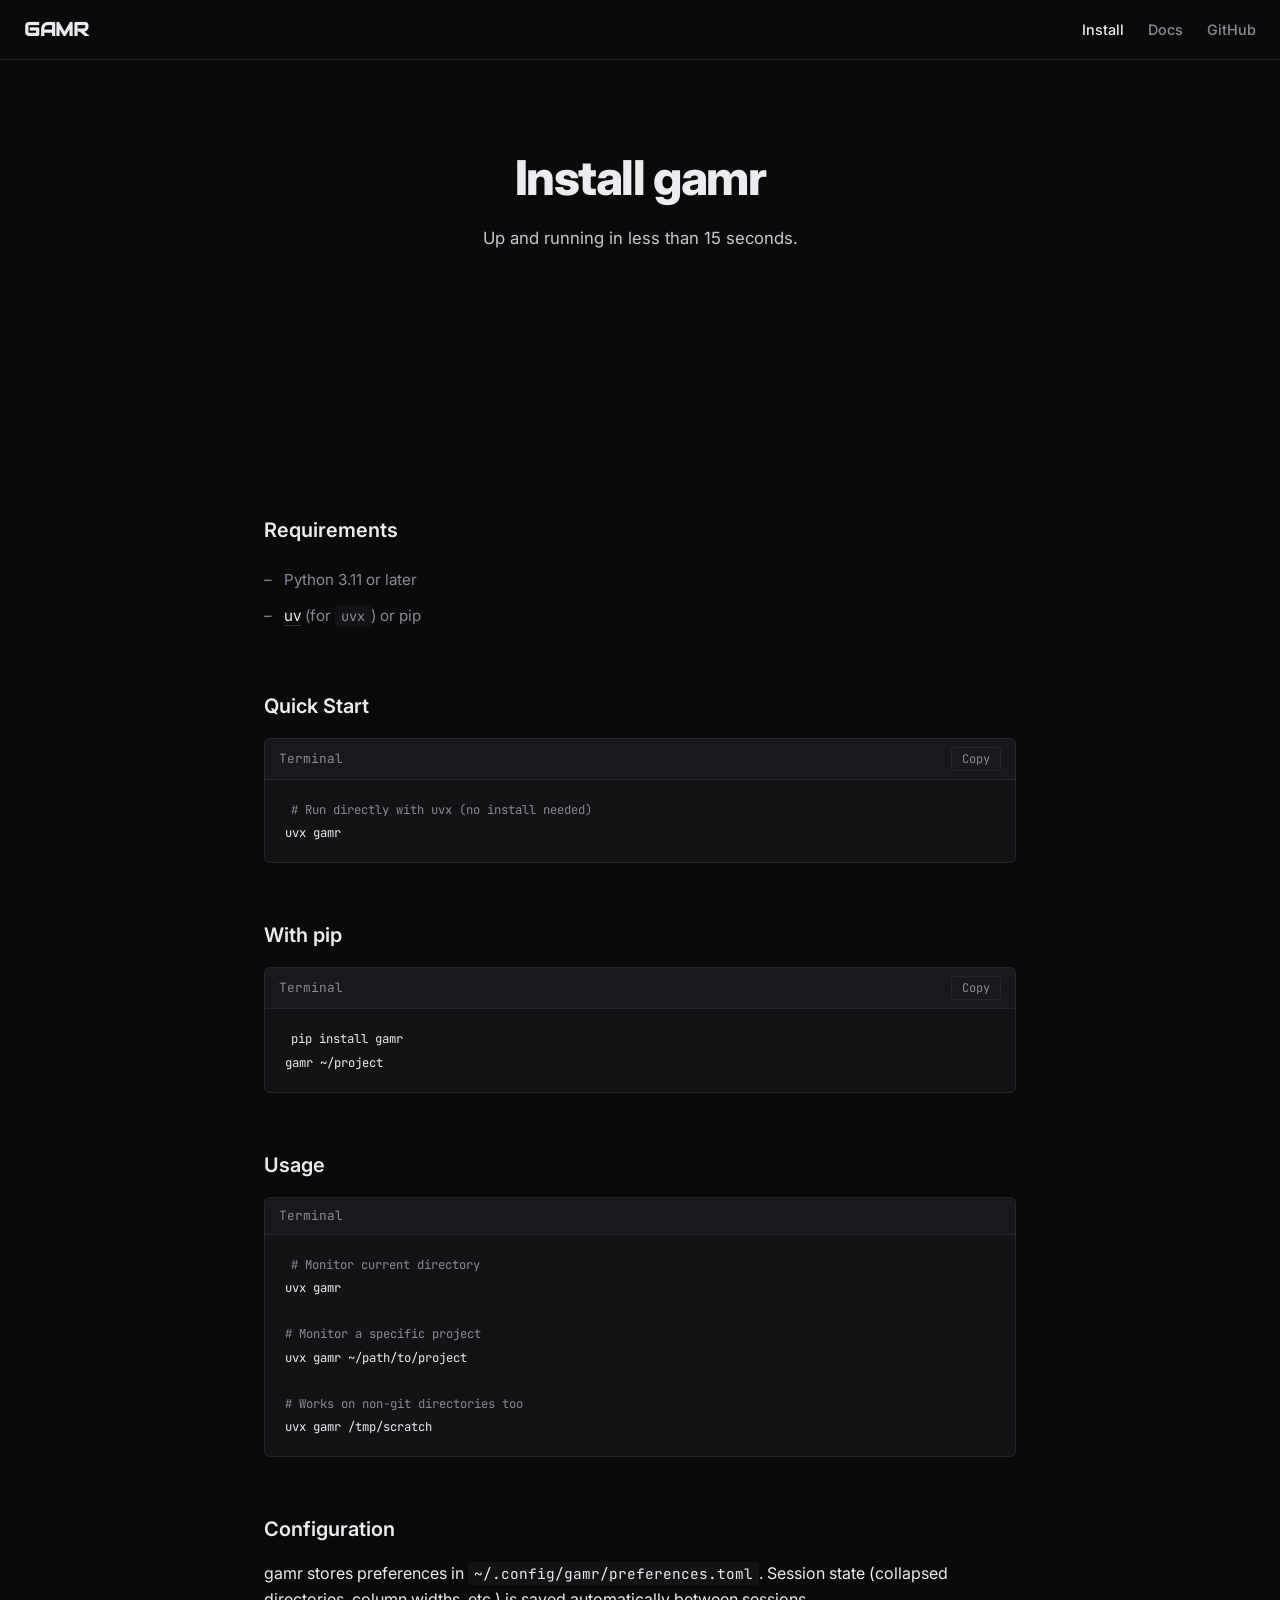
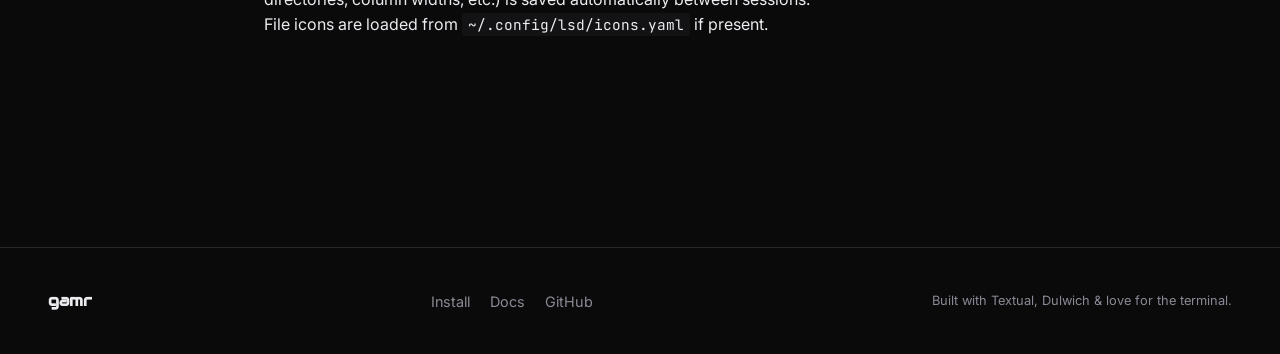
<file: website/install.html>
<!DOCTYPE html>
<html lang="en">
<head>
  <meta charset="UTF-8">
  <meta name="viewport" content="width=device-width, initial-scale=1.0">
  <title>Install — gamr</title>
  <meta name="description" content="Install gamr in seconds. Python 3.11+ required.">
  <link rel="stylesheet" href="style.css">
  <link rel="preconnect" href="https://fonts.googleapis.com">
  <link rel="preconnect" href="https://fonts.gstatic.com" crossorigin>
  <link href="https://fonts.googleapis.com/css2?family=Audiowide&family=Bricolage+Grotesque:wght@700;800&family=Chakra+Petch:wght@700&family=Inter:wght@400;500;600;700;800;900&family=JetBrains+Mono:wght@400;500&display=swap" rel="stylesheet">
</head>
<body>
  <nav class="nav">
    <div class="nav-inner">
      <a href="/" class="nav-logo">GAMR</a>
      <div class="nav-links">
        <a href="/install.html" class="active">Install</a>
        <a href="/docs.html">Docs</a>
        <a href="https://github.com/edouardp/gamr" class="nav-github">GitHub</a>
      </div>
    </div>
  </nav>

  <section class="hero hero-small">
    <div class="hero-content">
      <h1 class="reveal">Install gamr</h1>
      <p class="hero-sub reveal">Up and running in less than 15 seconds.</p>
    </div>
  </section>

  <section class="section">
    <div class="container container-narrow">
      <div class="install-block reveal">
        <h2>Requirements</h2>
        <ul class="install-list">
          <li>Python 3.11 or later</li>
          <li><a href="https://docs.astral.sh/uv/">uv</a> (for <code>uvx</code>) or pip</li>
        </ul>
      </div>

      <div class="install-block reveal">
        <h2>Quick Start</h2>
        <div class="code-block">
          <div class="code-header">
            <span>Terminal</span>
            <button class="copy-btn" data-code="uvx gamr">Copy</button>
          </div>
          <pre><code><span class="dim"># Run directly with uvx (no install needed)</span>
uvx gamr</code></pre>
        </div>
      </div>

      <div class="install-block reveal">
        <h2>With pip</h2>
        <div class="code-block">
          <div class="code-header">
            <span>Terminal</span>
            <button class="copy-btn" data-code="pip install gamr && gamr ~/project">Copy</button>
          </div>
          <pre><code>pip install gamr
gamr ~/project</code></pre>
        </div>
      </div>

      <div class="install-block reveal">
        <h2>Usage</h2>
        <div class="code-block">
          <div class="code-header"><span>Terminal</span></div>
          <pre><code><span class="dim"># Monitor current directory</span>
uvx gamr

<span class="dim"># Monitor a specific project</span>
uvx gamr ~/path/to/project

<span class="dim"># Works on non-git directories too</span>
uvx gamr /tmp/scratch</code></pre>
        </div>
      </div>

      <div class="install-block reveal">
        <h2>Configuration</h2>
        <p>gamr stores preferences in <code>~/.config/gamr/preferences.toml</code>. Session state (collapsed directories, column widths, etc.) is saved automatically between sessions.</p>
        <p>File icons are loaded from <code>~/.config/lsd/icons.yaml</code> if present.</p>
      </div>
    </div>
  </section>

  <footer class="footer">
    <div class="container">
      <div class="footer-inner">
        <div class="footer-brand">gamr</div>
        <div class="footer-links">
          <a href="/install.html">Install</a>
          <a href="/docs.html">Docs</a>
          <a href="https://github.com/edouardp/gamr">GitHub</a>
        </div>
        <div class="footer-copy">Built with Textual, Dulwich &amp; love for the terminal.</div>
      </div>
    </div>
  </footer>

  <script src="main.js"></script>
</body>
</html>
</file>
<file: website/style.css>
/* === Reset & Base === */
*, *::before, *::after { box-sizing: border-box; margin: 0; padding: 0; }

:root {
  --bg: #0a0a0b;
  --bg-raised: #131316;
  --bg-card: #18181d;
  --border: #26262c;
  --border-strong: #34343c;
  --text: #ececf0;
  --text-dim: #8a8a96;
  --accent: #d4ff4a;
  --accent-fg: #0a0a0b;
  --text-light: #c8c8d0;
  --font: 'Inter', -apple-system, BlinkMacSystemFont, sans-serif;
  --font-display: 'Bricolage Grotesque', sans-serif;
  --font-logo: 'Audiowide', sans-serif;
  --mono: 'JetBrains Mono', ui-monospace, monospace;
  --radius: 6px;
  --radius-sm: 4px;
  --max-w: 1400px;
  --section-pad: clamp(80px, 12vw, 160px);
}

html { scroll-behavior: smooth; }

body {
  font-family: var(--font);
  background: var(--bg);
  color: var(--text);
  line-height: 1.6;
  -webkit-font-smoothing: antialiased;
  overflow-x: hidden;
}

a { color: var(--text); text-decoration: none; transition: color 0.15s; }
a:hover { color: var(--accent); }
code { font-family: var(--mono); font-size: 0.9em; background: var(--bg-raised); padding: 2px 6px; border-radius: 3px; }
kbd { font-family: var(--mono); font-size: 0.85em; background: var(--bg-card); border: 1px solid var(--border); padding: 2px 6px; border-radius: 4px; color: var(--text); }

.container { max-width: var(--max-w); margin: 0 auto; padding: 0 24px; }
.container-narrow { max-width: 800px; margin: 0 auto; padding: 0 24px; }

/* === Nav === */
.nav {
  position: fixed;
  top: 0; left: 0; right: 0;
  z-index: 100;
  padding: 14px 24px;
  background: var(--bg);
  border-bottom: 1px solid var(--border);
}
.nav-inner {
  max-width: var(--max-w);
  margin: 0 auto;
  display: flex;
  align-items: center;
  justify-content: space-between;
}
.nav-logo {
  font-family: var(--font-logo);
  font-size: 1.2rem;
  font-weight: 700;
  color: var(--text);
  letter-spacing: -0.02em;
}
.nav-logo:hover { color: var(--text); }
.nav-links { display: flex; gap: 24px; align-items: center; }
.nav-links a { color: var(--text-dim); font-size: 0.9rem; font-weight: 500; }
.nav-links a:hover, .nav-links a.active { color: var(--text); }
.nav-github { color: var(--text-dim) !important; padding: 4px 0; }

/* === Hero === */
.hero {
  min-height: 100vh;
  display: flex;
  align-items: center;
  justify-content: center;
  text-align: center;
  padding: 120px 24px 80px;
  position: relative;
  overflow: hidden;
}
.hero-bg {
  position: absolute;
  inset: 0;
  width: 100%;
  height: 100%;
  z-index: 0;
  opacity: 0.9;
  mask-image: linear-gradient(to bottom, transparent 0%, black 25%, black 75%, transparent 100%);
  -webkit-mask-image: linear-gradient(to bottom, transparent 0%, black 25%, black 75%, transparent 100%);
}
.hero-vignette {
  /* Sits between the canvas (z=0) and hero-content (z=1): darkens the corners
     of the animated rects but leaves the headline / buttons untouched. */
  position: absolute;
  inset: 0;
  z-index: 0;
  pointer-events: none;
  background: radial-gradient(
    circle at center,
    transparent 0%,
    transparent 10%,
    rgba(0, 0, 0, 0.85) 100%
  );
}
.hero-content { position: relative; max-width: 800px; z-index: 1; }
.hero h1 {
  font-size: clamp(2.5rem, 6vw, 4.5rem);
  font-weight: 800;
  line-height: 1.1;
  letter-spacing: -0.03em;
  margin-bottom: 24px;
}
.hero h1.hero-logo {
  font-family: var(--font-logo);
  font-size: clamp(5.6rem, 20vw, 14rem);
  font-weight: 700;
  line-height: 1;
  letter-spacing: 0.02em;
  margin-bottom: 16px;
  text-align: center;
  color: var(--text);
}
.hero-acronym {
  font-size: 0.8rem;
  color: #a0a0b0;
  letter-spacing: 0.1em;
  margin-top: -80px;
  margin-bottom: 34px;
}
.hero-acronym .white { color: var(--text);
  text-transform: uppercase;
  font-family: var(--mono);
}
.hero-headline {
  font-family: var(--font-display);
  font-size: clamp(2.2rem, 5vw, 3.8rem);
  font-weight: 800;
  line-height: 1.15;
  margin-bottom: 20px;
  color: var(--accent);
  letter-spacing: -0.02em;
}
.hero-sub {
  font-size: clamp(0.95rem, 1.4vw, 1.05rem);
  color: var(--text-light);
  max-width: 560px;
  margin: 20px auto 36px;
  line-height: 1.6;
}
.hero-actions { display: flex; gap: 12px; justify-content: center; flex-wrap: wrap; }
.hero-install {
  margin-top: 40px;
  display: inline-flex;
  align-items: center;
  background: var(--bg-raised);
  border: 1px solid var(--border);
  border-radius: var(--radius);
  overflow: hidden;
}
.hero-install code { font-family: var(--mono); font-size: 0.9rem; color: var(--text); background: none; padding: 11px 18px; }
.hero-install-label { font-size: 0.8rem; color: var(--text-dim); padding: 11px 18px; background: var(--bg-card); font-family: var(--mono); }
.hero-install-copy {
  background: var(--bg-card);
  border: none;
  border-left: 1px solid var(--border);
  color: var(--text-dim);
  cursor: pointer;
  padding: 11px 14px;
  font-size: 0.85rem;
  transition: color 0.15s, background 0.15s;
}
.hero-install-copy:hover { color: var(--accent); }

/* === Buttons === */
.btn {
  display: inline-block;
  padding: 11px 20px;
  border-radius: var(--radius);
  font-size: 0.9rem;
  font-weight: 500;
  transition: background 0.15s, border-color 0.15s, color 0.15s;
  border: 1px solid transparent;
}
.btn:hover { opacity: 1; }
.btn-primary {
  background: var(--accent);
  color: var(--accent-fg);
  font-weight: 600;
}
.btn-primary:hover { background: #c4ef3a; color: var(--accent-fg); }
.btn-secondary {
  background: rgba(0, 0, 0, 0.5);
  color: var(--text);
  border-color: var(--border-strong);
}
.btn-secondary:hover { border-color: var(--text); color: var(--text); }

/* === Sections === */
.section { padding: var(--section-pad) 24px; }
.section-title {
  font-family: var(--font-display);
  font-size: clamp(1.8rem, 3.5vw, 2.6rem);
  font-weight: 800;
  letter-spacing: -0.02em;
  text-align: center;
  margin-bottom: 56px;
  line-height: 1.2;
  color: var(--text);
}

/* Section backgrounds: alternating warm/cool dark tones */
.features-section  { background: #000000; border-top: 2px solid #5a3a1a; }
.how-section       { background: #0e1416; border-top: 2px solid #1a4a5a; }
.cta-section       { background: #16100e; border-top: 2px solid #5a2a1a; }
.dim { color: var(--text-dim); }

/* === Features Grid === */
/* === Features Split === */
.features-split {
  display: grid;
  grid-template-columns: 220px 1fr;
  gap: 48px;
  align-items: start;
}
.features-list { display: flex; flex-direction: column; }
.features-item {
  padding: 12px 16px;
  border-left: 2px solid var(--border);
  cursor: pointer;
  transition: border-color 0.2s, background 0.2s;
}
.features-item:hover,
.features-item.active {
  border-left-color: var(--accent);
  background: rgba(255,255,255,0.02);
}
.features-item h3 {
  font-size: 0.95rem;
  font-weight: 600;
  margin: 0;
  color: var(--text-dim);
  transition: color 0.2s;
}
.features-item:hover h3,
.features-item.active h3 { color: var(--text); }
.features-item a { color: var(--text); border-bottom: 1px solid var(--border-strong); }
.features-item a:hover { color: var(--accent); border-color: var(--accent); }
.features-preview {
  position: sticky;
  top: 100px;
  align-self: start;
}
.features-desc {
  margin-top: 16px;
  min-height: 48px;
}
.features-desc p {
  color: var(--accent);
  font-family: var(--font-display);
  font-size: 1.3rem;
  font-weight: 400;
  line-height: 1.5;
  text-align: center;
}
.features-desc p[hidden] { display: none; }
.features-preview-inner {
  border-radius: var(--radius);
  overflow: hidden;
}
.features-media { width: 100%; height: 100%; }
.features-media[hidden] { display: none; }
.features-media img {
  width: 100%;
  height: auto;
  border-radius: var(--radius);
  cursor: pointer;
}
.features-media video {
  width: 100%;
  height: auto;
  border-radius: var(--radius);
}

/* === Lightbox === */
.lightbox {
  position: fixed;
  inset: 0;
  z-index: 1000;
  background: rgba(0,0,0,0.9);
  display: flex;
  align-items: center;
  justify-content: center;
  cursor: pointer;
}
.lightbox img {
  max-width: 92vw;
  max-height: 92vh;
  border-radius: var(--radius);
  box-shadow: 0 0 60px rgba(0,0,0,0.5);
}
.lightbox-close {
  position: absolute;
  top: 20px;
  right: 24px;
  background: none;
  border: none;
  color: var(--text-dim);
  font-size: 2rem;
  cursor: pointer;
  line-height: 1;
}
.lightbox-close:hover { color: var(--text); }
@media (max-width: 768px) {
  .features-split { grid-template-columns: 1fr; }
  .features-preview { position: static; margin-top: 24px; }
}

/* === How it Works === */
.how-steps { max-width: 700px; margin: 0 auto; }
.how-step {
  display: flex;
  gap: 24px;
  padding: 32px 0;
  border-bottom: 1px solid var(--border);
}
.how-step:last-child { border-bottom: none; }
.how-number {
  font-size: 1.5rem;
  font-weight: 700;
  color: var(--accent);
  font-family: var(--mono);
  flex-shrink: 0;
  padding-top: 2px;
  letter-spacing: 0.02em;
  font-variant-numeric: tabular-nums;
}
.how-content h3 { font-size: 1.1rem; font-weight: 600; margin-bottom: 6px; color: var(--text); }
.how-content p { color: var(--text-dim); line-height: 1.6; font-size: 0.95rem; }

/* === Stats === */
/* === CTA === */
.cta-section { text-align: center; }
.cta-content h2 { font-size: clamp(1.6rem, 3vw, 2.2rem); font-weight: 700; margin-bottom: 12px; color: var(--text); letter-spacing: -0.02em; }
.cta-content p { color: var(--text-dim); font-size: 1rem; margin-bottom: 28px; }

/* === Keycap === */
.docs-section-title {
  font-family: var(--font-display);
  font-size: clamp(1.8rem, 3.5vw, 2.6rem);
  font-weight: 800;
  color: var(--accent);
  letter-spacing: -0.02em;
  margin-top: 80px;
  margin-bottom: 40px;
  padding-bottom: 16px;
  border-bottom: 1px solid var(--border);
}
.docs-section-title:first-of-type { margin-top: 0; }

.keycap-row {
  display: flex;
  gap: 12px;
  flex-wrap: wrap;
  margin-bottom: 16px;
}
.keycap {
  display: inline-flex;
  flex-direction: column;
  min-width: 72px;
  min-height: 56px;
  padding: 8px 12px;
  background: linear-gradient(180deg, #2a2a30 0%, #1a1a1f 100%);
  border: 1px solid #3a3a42;
  border-bottom: 3px solid #222228;
  border-radius: 8px;
  box-shadow: 0 2px 4px rgba(0,0,0,0.3), inset 0 1px 0 rgba(255,255,255,0.05);
}
.keycap-letter {
  font-family: var(--mono);
  font-size: 1.3rem;
  font-weight: 700;
  color: var(--text);
  line-height: 1;
}
.keycap-label {
  font-size: 0.6rem;
  color: var(--text-dim);
  margin-top: auto;
  align-self: flex-end;
  line-height: 1;
}
.mouse-row {
  display: flex;
  align-items: center;
  gap: 10px;
  margin-bottom: 16px;
  color: var(--text-dim);
  font-size: 0.9rem;
}
.mouse-icon {
  width: 28px;
  height: 28px;
  flex-shrink: 0;
  color: var(--text-dim);
}
.mouse-icon-inline {
  width: 20px;
  height: 20px;
  vertical-align: middle;
  color: var(--text-dim);
}

.footer {
  padding: 40px 24px;
  border-top: 1px solid var(--border);
}
.footer-inner {
  display: flex;
  align-items: center;
  justify-content: space-between;
  flex-wrap: wrap;
  gap: 16px;
}
.footer-brand { font-family: var(--font-logo); font-weight: 700; font-size: 1rem; color: var(--text); }
.footer-links { display: flex; gap: 20px; }
.footer-links a { color: var(--text-dim); font-size: 0.9rem; }
.footer-links a:hover { color: var(--text); }
.footer-copy { color: var(--text-dim); font-size: 0.8rem; }

/* === Install / Docs pages === */
.hero-small { min-height: 40vh; padding: 140px 24px 60px; }
.hero-small h1 { font-size: clamp(2rem, 4vw, 3rem); margin-bottom: 12px; }

.install-block, .docs-block { margin-bottom: 56px; }
.docs-block p + p { margin-top: 12px; }
.install-block h2, .docs-block h2 {
  font-size: 1.25rem;
  font-weight: 600;
  margin-bottom: 16px;
  color: var(--text);
}
.install-list {
  list-style: none;
  padding: 0;
}
.install-list li {
  padding: 6px 0;
  padding-left: 20px;
  position: relative;
  color: var(--text-dim);
  font-size: 0.95rem;
}
.install-list li::before {
  content: '–';
  position: absolute;
  left: 0;
  color: var(--text-dim);
}
.install-list a { color: var(--text); border-bottom: 1px solid var(--border-strong); }
.install-list a:hover { color: var(--accent); border-color: var(--accent); }

/* Code blocks */
.code-block {
  background: var(--bg-raised);
  border: 1px solid var(--border);
  border-radius: var(--radius);
  overflow: hidden;
}
.code-header {
  display: flex;
  justify-content: space-between;
  align-items: center;
  padding: 8px 14px;
  background: var(--bg-card);
  border-bottom: 1px solid var(--border);
  font-size: 0.8rem;
  color: var(--text-dim);
  font-family: var(--mono);
}
.copy-btn {
  background: transparent;
  border: 1px solid var(--border);
  color: var(--text-dim);
  padding: 3px 10px;
  border-radius: 3px;
  cursor: pointer;
  font-size: 0.75rem;
  font-family: var(--mono);
  transition: color 0.15s, border-color 0.15s;
}
.copy-btn:hover { border-color: var(--text); color: var(--text); }
.code-block pre {
  padding: 18px 20px;
  overflow-x: auto;
  font-family: var(--mono);
  font-size: 0.85rem;
  line-height: 1.7;
  color: var(--text);
}

/* Keybindings table */
.keybindings-table { overflow-x: auto; border: 1px solid var(--border); border-radius: var(--radius); }
.keybindings-table table { width: 100%; border-collapse: collapse; }
.keybindings-table th {
  text-align: left;
  padding: 10px 16px;
  border-bottom: 1px solid var(--border);
  font-weight: 500;
  font-size: 0.8rem;
  color: var(--text-dim);
  font-family: var(--mono);
}
.keybindings-table td {
  padding: 9px 16px;
  border-bottom: 1px solid var(--border);
  font-size: 0.9rem;
  color: var(--text);
}
.keybindings-table tr:last-child td { border-bottom: none; }
.keybindings-table kbd {
  display: inline-block;
  background: var(--bg-card);
  border: 1px solid var(--border);
  padding: 1px 7px;
  border-radius: 3px;
  font-family: var(--mono);
  font-size: 0.8rem;
  color: var(--text);
}

/* Docs cards */
.docs-cards { display: grid; grid-template-columns: repeat(auto-fit, minmax(220px, 1fr)); gap: 12px; }
.docs-card {
  background: var(--bg-raised);
  border: 1px solid var(--border);
  border-radius: var(--radius);
  padding: 20px;
}
.docs-card h4 { font-weight: 600; margin-bottom: 6px; font-size: 0.95rem; }
.docs-card p { color: var(--text-dim); font-size: 0.9rem; line-height: 1.5; }

/* Deps grid */
.deps-grid { display: grid; grid-template-columns: repeat(auto-fit, minmax(180px, 1fr)); gap: 12px; }
.dep {
  background: var(--bg-raised);
  border: 1px solid var(--border);
  border-radius: var(--radius);
  padding: 18px;
}
.dep h4 { margin-bottom: 4px; font-size: 0.95rem; font-weight: 600; }
.dep h4 a { color: var(--text); }
.dep h4 a:hover { color: var(--accent); }
.dep p { color: var(--text-dim); font-size: 0.85rem; }

/* === Reveal animations === */
.reveal {
  opacity: 0;
  transform: translateY(12px);
  transition: opacity 0.4s ease, transform 0.4s ease;
}
.reveal.visible {
  opacity: 1;
  transform: translateY(0);
}

/* === Responsive === */
@media (max-width: 768px) {
  .features-grid { grid-template-columns: 1fr; }
  .how-step { flex-direction: column; gap: 8px; }
  .stats-grid { grid-template-columns: repeat(2, 1fr); }
  .footer-inner { flex-direction: column; text-align: center; }
  .nav-links { gap: 16px; }
  .hero-install { flex-direction: column; align-items: stretch; }
  .hero-install-copy { border-left: none; border-top: 1px solid var(--border); }
}
</file>
